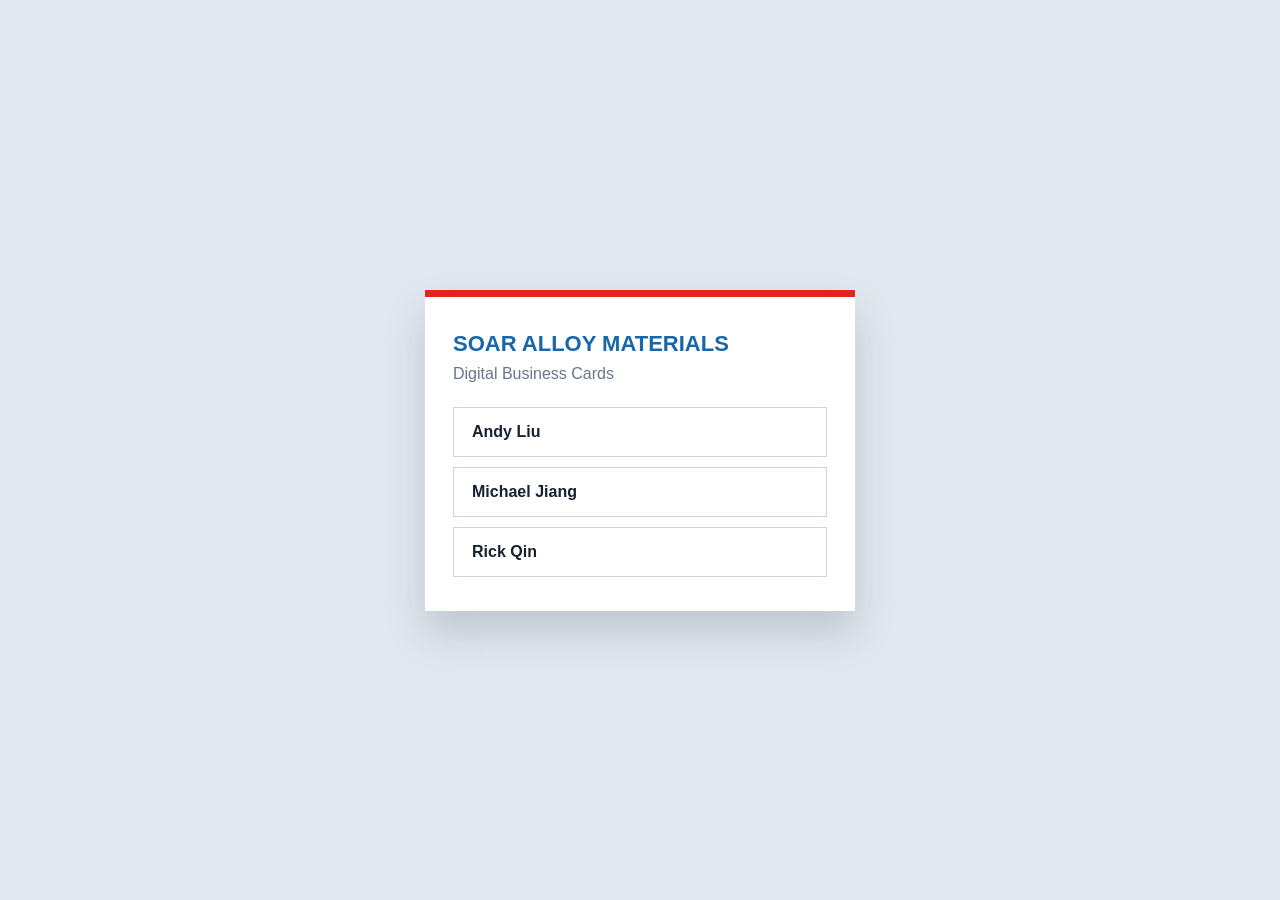
<file: index.html>
<!doctype html>
<html lang="en">
<head>
  <meta charset="utf-8">
  <meta name="viewport" content="width=device-width,initial-scale=1">
  <title>SOAR Alloy Materials · Digital Business Cards</title>
  <style>
    *{box-sizing:border-box}body{margin:0;min-height:100vh;display:grid;place-items:center;background:#e2e8ef;font-family:Arial,"Microsoft YaHei",sans-serif;color:#172130}.panel{width:min(430px,calc(100vw - 32px));background:#fff;padding:34px 28px;box-shadow:0 22px 38px rgba(30,45,62,.18);border-top:7px solid #e22419}h1{margin:0;color:#1767aa;font-size:22px}p{margin:8px 0 24px;color:#66768b}nav{display:grid;gap:10px}a{display:block;padding:15px 18px;border:1px solid #cbd5df;color:#172130;text-decoration:none;font-weight:700}a:hover{border-color:#1767aa;color:#1767aa}
  </style>
</head>
<body>
  <main class="panel">
    <h1>SOAR ALLOY MATERIALS</h1>
    <p>Digital Business Cards</p>
    <nav aria-label="Business cards">
      <a href="andy/">Andy Liu</a>
      <a href="michael/">Michael Jiang</a>
      <a href="rick/">Rick Qin</a>
    </nav>
  </main>
</body>
</html>
</file>
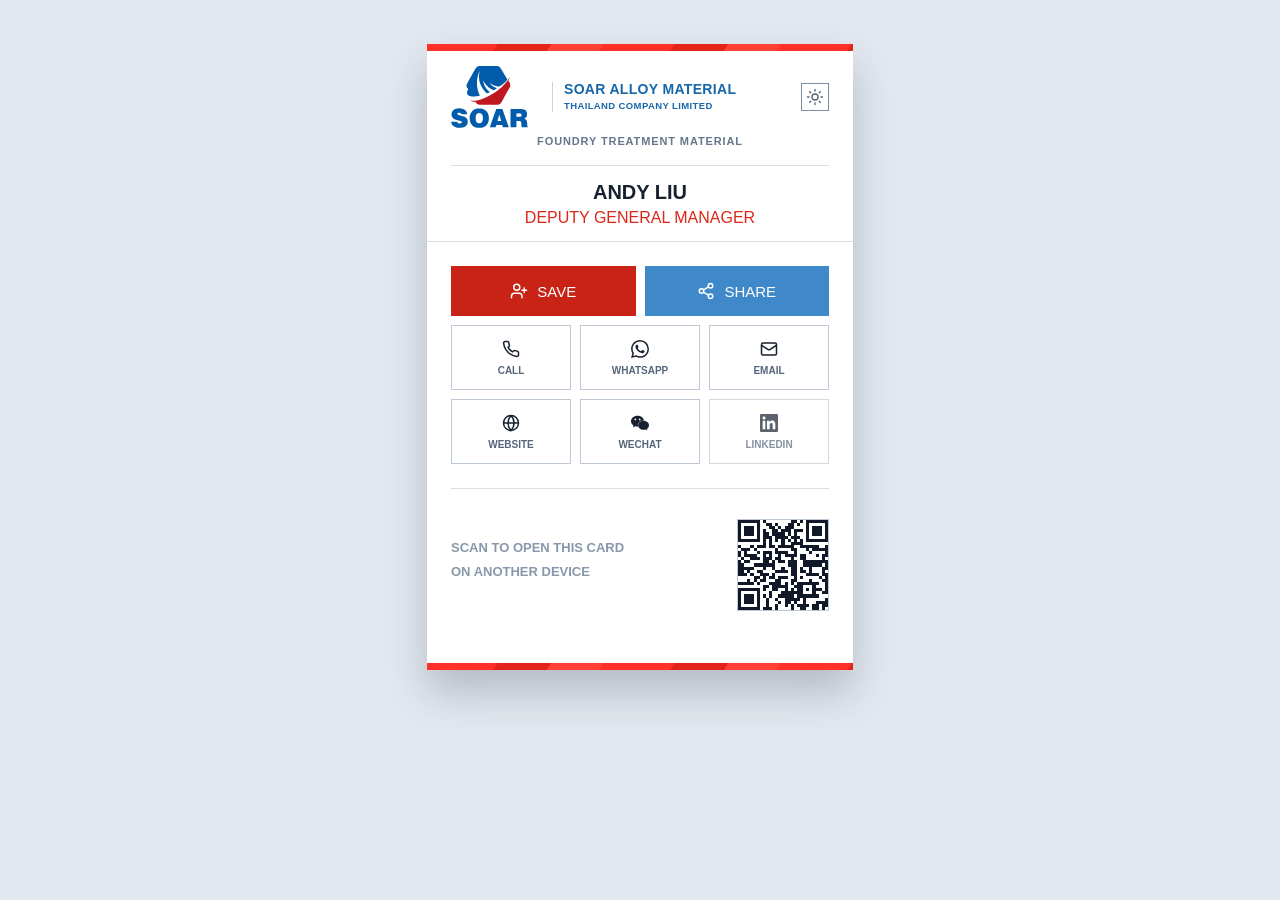
<file: andy/index.html>
<!doctype html><html lang="en"><head><meta charset="utf-8"><meta name="viewport" content="width=device-width,initial-scale=1"><title>ANDY LIU · SOAR Alloy Material</title><style>*{box-sizing:border-box}body{margin:0;background:#e2e8ef;font-family:Arial,"Microsoft YaHei",sans-serif;color:#172130}.page{min-height:100vh;display:grid;place-items:start center;padding:44px 16px}.card{width:min(426px,calc(100vw - 24px));min-height:626px;position:relative;overflow:hidden;background:#fff;box-shadow:0 22px 38px rgba(30,45,62,.23)}.pattern{height:7px;background:repeating-linear-gradient(125deg,#ff3026 0 58px,#e22419 58px 102px,#ff4135 102px 145px)}header{min-height:78px;padding:15px 24px 5px;display:flex;align-items:center;justify-content:space-between}.brand{display:flex;align-items:center;gap:11px}.brand img{width:90px;height:62px;object-fit:contain;object-position:left center}.brandName{color:#1767aa;letter-spacing:.02em;border-left:1px solid #cbd5df;padding-left:11px}.brandName strong,.brandName span{display:block;white-space:nowrap}.brandName strong{font-size:14px;line-height:1.05;font-weight:800}.brandName span{margin-top:4px;font-size:9.5px;line-height:1.1;font-weight:700;letter-spacing:.04em}.theme{width:28px;height:28px;padding:0;background:#fff;border:1px solid #7f8da0;color:#52647a;font-size:16px}.categories{margin:2px 24px 18px;text-align:center;font-size:11px;font-weight:700;letter-spacing:.08em;color:#66768b}.rule{height:1px;background:#d8dee6;margin:0 24px}.person{min-height:76px;padding:16px 20px 14px;text-align:center;border-bottom:1px solid #d8dee6}.person h1{margin:0;font-size:20px;line-height:1.08}.person p{margin:5px 0 0;color:#dc271b;font-size:16px;line-height:1.15;text-transform:uppercase}.actions{display:grid;grid-template-columns:1fr 1fr;gap:9px;padding:24px 24px 9px}.actions button{height:50px;border:0;color:#fff;font-size:15px;display:flex;align-items:center;justify-content:center;gap:9px}.actions svg{width:18px;height:18px}.save{background:#c82316}.share{background:#3f88c9}.grid{display:grid;grid-template-columns:repeat(3,1fr);gap:9px;padding:0 24px 24px}.grid a,.grid button,.disabled{height:65px;border:1px solid #bfc9d5;background:#fff;color:#56657a;display:flex;flex-direction:column;align-items:center;justify-content:center;gap:7px;text-decoration:none;font-size:10px;font-weight:700;padding:0}.grid button{cursor:pointer}.grid svg{width:18px;height:18px;color:#172130}.disabled{opacity:.7;cursor:default}.scan{min-height:146px;padding:23px 24px 18px;display:flex;align-items:center;justify-content:space-between;gap:20px}.scan p{margin:0 0 9px;color:#8997aa;font-size:13px;line-height:1.15;font-weight:700}.qr{width:92px;height:92px;padding:0;border:1px solid #bdc8d4;background:#fff;position:relative;overflow:hidden}.qr:before,.qr:after{content:"";position:absolute;width:12px;height:12px}.qr:before{left:-3px;top:-3px;border-left:2px solid #ff2a1f;border-top:2px solid #ff2a1f}.qr:after{right:-3px;bottom:-3px;border-right:2px solid #ff2a1f;border-bottom:2px solid #ff2a1f}.qr img{width:100%;height:100%;display:block;image-rendering:pixelated}.bottom{position:absolute;bottom:0;left:0;right:0}@media(max-width:480px){.page{padding:14px 8px}.card{width:min(100%,400px)}.scan p{font-size:12px}}body,.card,.theme,.categories,.rule,.person,.grid a,.grid button,.disabled,.scan p{transition:background-color .2s ease,color .2s ease,border-color .2s ease}body.dark{background:#101820;color:#e7eef7}body.dark .card{background:#18232f;box-shadow:0 22px 38px rgba(0,0,0,.42)}body.dark .theme{background:#233241;border-color:#6f849b;color:#e7eef7}body.dark .brandName{border-color:#53677c}body.dark .brandName,body.dark .categories,body.dark .scan p{color:#b9c8d7}body.dark .rule,body.dark .person{border-color:#405366}body.dark .rule{background:#405366}body.dark .person h1{color:#f5f8fc}body.dark .grid a,body.dark .grid button,body.dark .disabled{background:#233241;border-color:#53677c;color:#d7e2ed}body.dark .grid svg{color:#f5f8fc}body.dark .disabled{opacity:.55}.theme{display:inline-flex;align-items:center;justify-content:center;flex-shrink:0;cursor:pointer}.theme svg{width:18px;height:18px;display:block}.theme .theme-moon,body.dark .theme .theme-sun{display:none}body.dark .theme .theme-moon{display:block}</style></head><body><main class="page"><article class="card"><div class="pattern"></div><header><div class="brand"><img src="[data-uri]" alt="SOAR"><div class="brandName"><strong>SOAR ALLOY MATERIAL</strong><span>THAILAND COMPANY LIMITED</span></div></div><button class="theme" type="button" aria-label="Switch to dark mode" title="Switch to dark mode" onclick="const dark=document.body.classList.toggle('dark');this.setAttribute('aria-label',dark?'Switch to light mode':'Switch to dark mode');this.title=this.getAttribute('aria-label')"><svg class="theme-sun" viewBox="0 0 24 24" fill="none" stroke="currentColor" stroke-width="1.8" stroke-linecap="round" aria-hidden="true"><circle cx="12" cy="12" r="4"/><path d="M12 2v2m0 16v2M2 12h2m16 0h2M4.93 4.93l1.42 1.42m11.3 11.3 1.42 1.42M4.93 19.07l1.42-1.42m11.3-11.3 1.42-1.42"/></svg><svg class="theme-moon" viewBox="0 0 24 24" fill="none" stroke="currentColor" stroke-width="1.8" stroke-linecap="round" stroke-linejoin="round" aria-hidden="true"><path d="M20.9 13A9 9 0 0 1 11 3.1 9 9 0 1 0 20.9 13Z"/></svg></button></header><p class="categories">FOUNDRY TREATMENT MATERIAL</p><div class="rule"></div><section class="person"><h1>ANDY LIU</h1><p>Deputy General Manager</p></section><section class="actions"><button class="save" onclick="saveContact()"><svg viewBox="0 0 24 24" fill="none" stroke="currentColor" stroke-width="2" stroke-linecap="round"><path d="M16 21v-2a4 4 0 0 0-4-4H6a4 4 0 0 0-4 4v2"/><circle cx="9" cy="7" r="4"/><path d="M19 8v6M22 11h-6"/></svg><span>SAVE</span></button><button class="share" onclick="shareCard()"><svg viewBox="0 0 24 24" fill="none" stroke="currentColor" stroke-width="2"><circle cx="18" cy="5" r="3"/><circle cx="6" cy="12" r="3"/><circle cx="18" cy="19" r="3"/><path d="m8.59 13.51 6.83 3.98M15.41 6.51 8.59 10.49"/></svg><span>SHARE</span></button></section><section class="grid"><a href="tel:+66630457300"><svg viewBox="0 0 24 24" fill="none" stroke="currentColor" stroke-width="2" stroke-linecap="round"><path d="M22 16.92v3a2 2 0 0 1-2.18 2 19.79 19.79 0 0 1-8.63-3.07 19.5 19.5 0 0 1-6-6 19.79 19.79 0 0 1-3.07-8.67A2 2 0 0 1 4.11 2h3a2 2 0 0 1 2 1.72 12.84 12.84 0 0 0 .7 2.81 2 2 0 0 1-.45 2.11L8.09 9.91a16 16 0 0 0 6 6l1.27-1.27a2 2 0 0 1 2.11-.45 12.84 12.84 0 0 0 2.81.7A2 2 0 0 1 22 16.92z"/></svg><span>CALL</span></a><a href="https://wa.me/66630457300"><svg viewBox="0 0 24 24" fill="currentColor"><path d="M17.472 14.382c-.297-.149-1.758-.867-2.03-.967-.273-.099-.471-.148-.67.15-.197.297-.767.966-.94 1.164-.173.199-.347.223-.644.075-.297-.15-1.255-.463-2.39-1.475-.883-.788-1.48-1.761-1.653-2.059-.173-.297-.018-.458.13-.606.134-.133.298-.347.446-.52.149-.174.198-.298.298-.497.099-.198.05-.371-.025-.52-.075-.149-.669-1.612-.916-2.207-.242-.579-.487-.5-.669-.51-.173-.008-.371-.01-.57-.01-.198 0-.52.074-.792.372-.272.297-1.04 1.016-1.04 2.479 0 1.462 1.065 2.875 1.213 3.074.149.198 2.096 3.2 5.077 4.487.709.306 1.262.489 1.694.625.712.227 1.36.195 1.871.118.571-.085 1.758-.719 2.006-1.413.248-.694.248-1.289.173-1.413-.074-.124-.272-.198-.57-.347m-5.421 7.403h-.004a9.87 9.87 0 0 1-5.031-1.378l-.361-.214-3.741.982.998-3.648-.235-.374a9.86 9.86 0 0 1-1.51-5.26c.001-5.45 4.436-9.884 9.888-9.884 2.64 0 5.122 1.03 6.988 2.898a9.825 9.825 0 0 1 2.893 6.994c-.003 5.45-4.437 9.884-9.885 9.884m8.413-18.297A11.815 11.815 0 0 0 12.05 0C5.495 0 .16 5.335.157 11.892c0 2.096.547 4.142 1.588 5.945L.057 24l6.305-1.654a11.882 11.882 0 0 0 5.683 1.448h.005c6.554 0 11.89-5.335 11.893-11.893a11.821 11.821 0 0 0-3.48-8.413Z"/></svg><span>WHATSAPP</span></a><a href="mailto:soar.alloy1010@gmail.com"><svg viewBox="0 0 24 24" fill="none" stroke="currentColor" stroke-width="2"><rect width="20" height="16" x="2" y="4" rx="2"/><path d="m22 7-8.97 5.7a1.94 1.94 0 0 1-2.06 0L2 7"/></svg><span>EMAIL</span></a><a href="https://www.soaralloy.com"><svg viewBox="0 0 24 24" fill="none" stroke="currentColor" stroke-width="2"><circle cx="12" cy="12" r="10"/><path d="M12 2a14.5 14.5 0 0 0 0 20 14.5 14.5 0 0 0 0-20M2 12h20"/></svg><span>WEBSITE</span></a><button onclick="navigator.clipboard.writeText('andyliu864').then(()=>alert('WeChat ID copied: andyliu864'))"><svg viewBox="0 0 24 24" fill="currentColor"><path d="M8.691 2.188C3.891 2.188 0 5.476 0 9.53c0 2.212 1.17 4.203 3.002 5.55a.59.59 0 0 1 .213.665l-.39 1.48c-.019.07-.048.141-.048.213 0 .163.13.295.29.295a.326.326 0 0 0 .167-.054l1.903-1.114a.864.864 0 0 1 .717-.098 10.16 10.16 0 0 0 2.837.403c.276 0 .543-.027.811-.05-.857-2.578.157-4.972 1.932-6.446 1.703-1.415 3.882-1.98 5.853-1.838-.576-3.583-4.196-6.348-8.596-6.348zM5.785 5.991c.642 0 1.162.529 1.162 1.18a1.17 1.17 0 0 1-1.162 1.178A1.17 1.17 0 0 1 4.623 7.17c0-.651.52-1.18 1.162-1.18zm5.813 0c.642 0 1.162.529 1.162 1.18a1.17 1.17 0 0 1-1.162 1.178A1.17 1.17 0 0 1 10.436 7.17c0-.651.52-1.18 1.162-1.18zm5.34 2.867c-1.797-.052-3.746.512-5.28 1.786-1.72 1.428-2.687 3.72-1.78 6.22.942 2.453 3.666 4.229 6.884 4.229.826 0 1.622-.12 2.361-.336a.722.722 0 0 1 .598.082l1.584.926a.272.272 0 0 0 .14.047c.134 0 .24-.111.24-.247 0-.06-.023-.12-.038-.177l-.327-1.233a.582.582 0 0 1-.023-.156.49.49 0 0 1 .201-.398C23.024 18.48 24 16.82 24 14.98c0-3.21-2.931-5.837-6.656-6.088v-.002c-.135-.01-.27-.027-.407-.032z"/></svg><span>WECHAT</span></button><span class="disabled"><svg viewBox="0 0 24 24" fill="currentColor"><path d="M20.447 20.452h-3.554v-5.569c0-1.328-.027-3.037-1.852-3.037-1.853 0-2.136 1.445-2.136 2.939v5.667H9.351V9h3.414v1.561h.046c.477-.9 1.637-1.85 3.37-1.85 3.601 0 4.267 2.37 4.267 5.455v6.286zM5.337 7.433c-1.144 0-2.063-.926-2.063-2.065 0-1.138.92-2.063 2.063-2.063 1.14 0 2.064.925 2.064 2.063 0 1.139-.925 2.065-2.064 2.065zm1.782 13.019H3.555V9h3.564v11.452zM22.225 0H1.771C.792 0 0 .774 0 1.729v20.542C0 23.227.792 24 1.771 24h20.451C23.2 24 24 23.227 24 22.271V1.729C24 .774 23.2 0 22.225 0z"/></svg><span>LINKEDIN</span></span></section><div class="rule"></div><section class="scan"><div><p>SCAN TO OPEN THIS CARD</p><p>ON ANOTHER DEVICE</p></div><div class="qr"><img src="[data-uri]" alt="QR"></div></section><div class="pattern bottom"></div></article></main><script>function shareCard(){navigator.share?navigator.share({title:'ANDY LIU',url:'https://card.soaralloy.com/andy/'}):navigator.clipboard.writeText('https://card.soaralloy.com/andy/').then(()=>alert('Card link copied'))}function saveContact(){const v='BEGIN:VCARD\nVERSION:3.0\nN:Liu;Andy;;;\nFN:ANDY LIU\nORG:Soar Alloy Material Thailand Company Limited\nTITLE:Deputy General Manager\nTEL;TYPE=CELL:+66630457300\nEMAIL;TYPE=WORK:soar.alloy1010@gmail.com\nURL:https://card.soaralloy.com/andy/\nNOTE:WeChat andyliu864\nEND:VCARD';const a=document.createElement('a');a.href=URL.createObjectURL(new Blob([v],{type:'text/vcard'}));a.download='Andy-Liu.vcf';a.click()}</script></body></html>
</file>
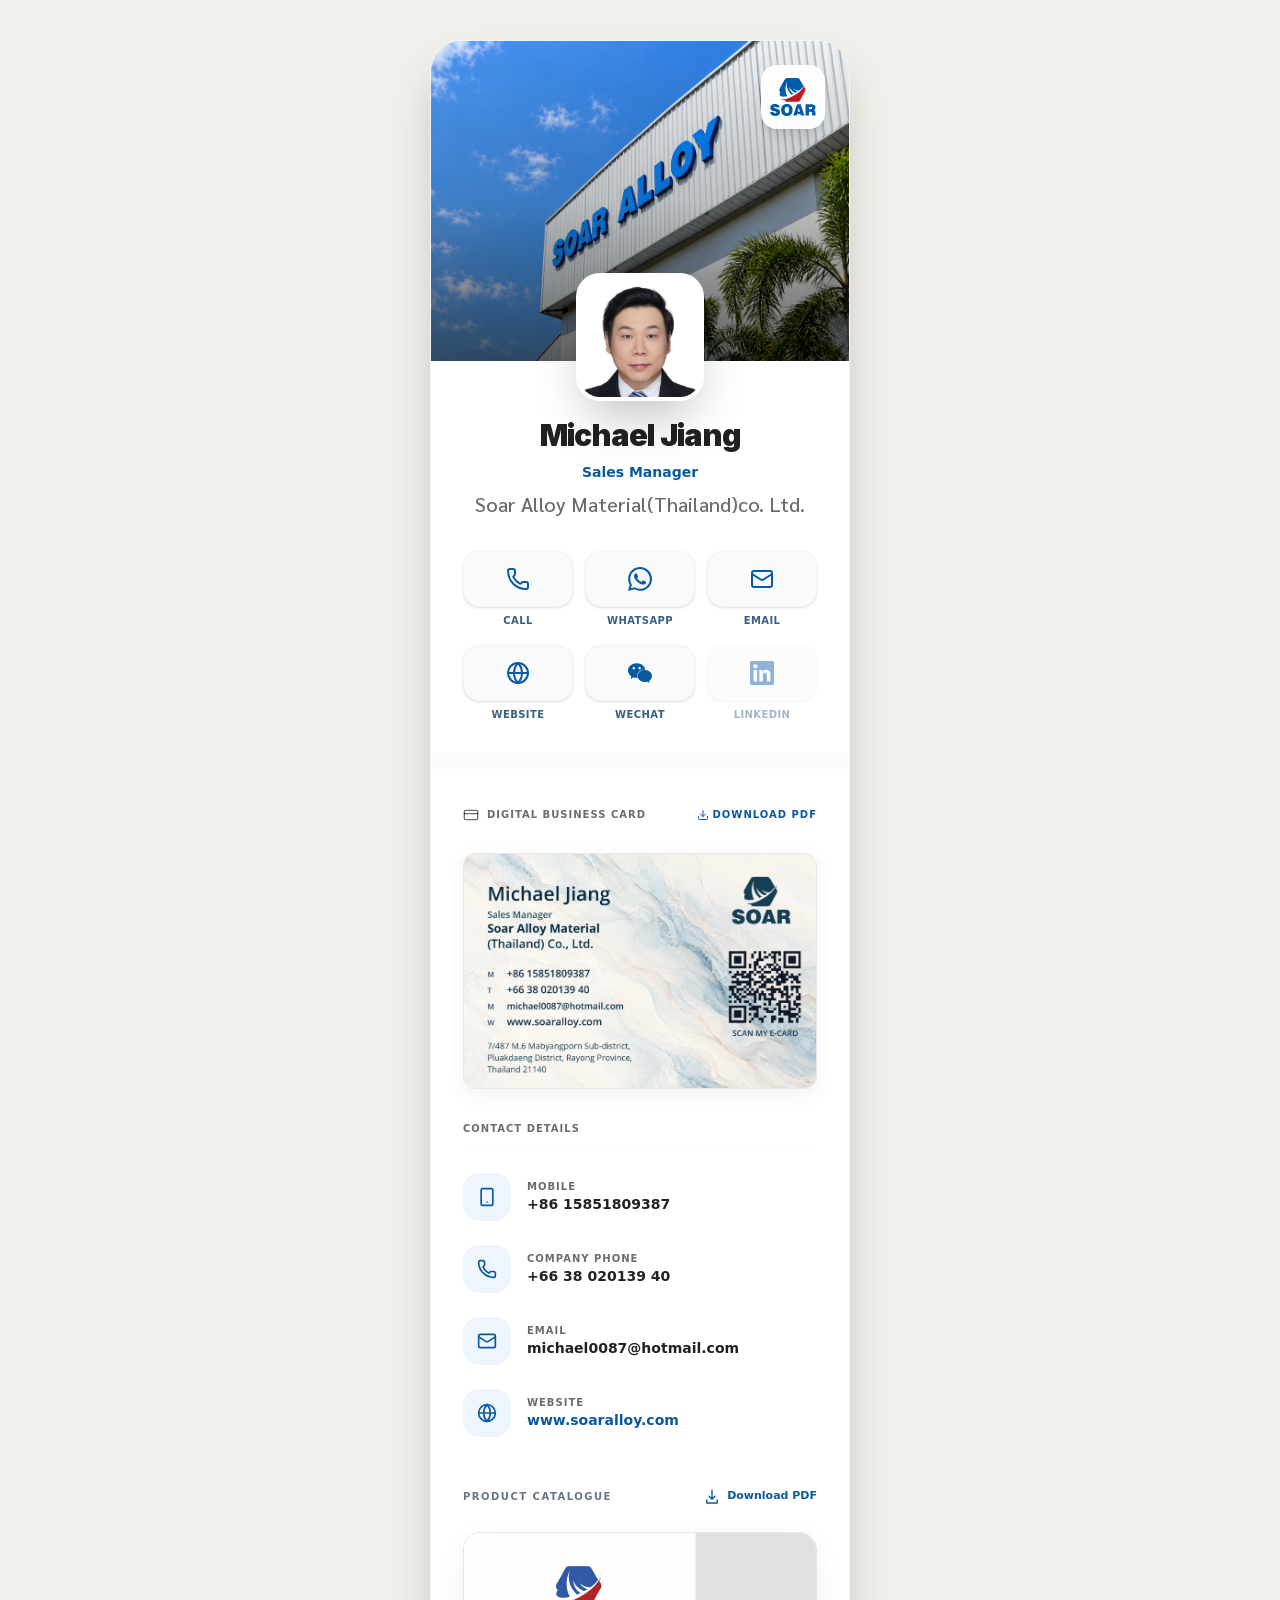
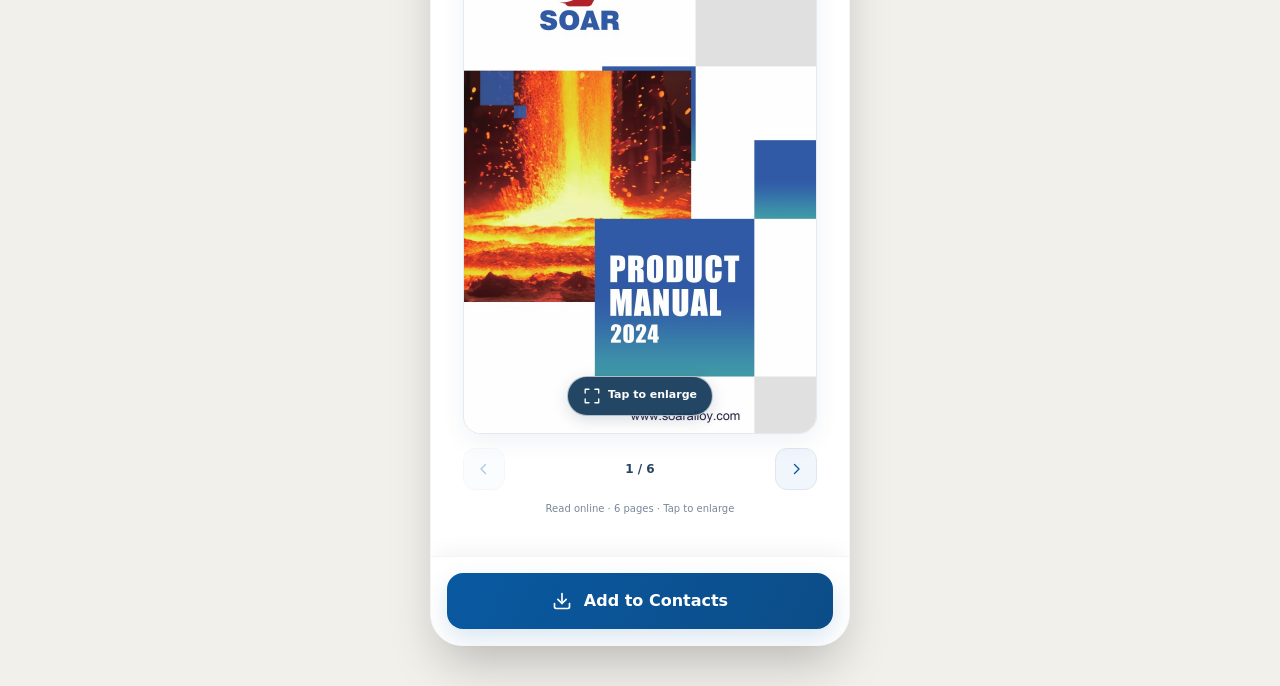
<file: michael/index.html>
<!DOCTYPE html><html lang="en"><head><meta charset="utf-8"><meta name="viewport" content="width=device-width, initial-scale=1"><meta name="theme-color" content="#0959a1"><title>Michael Jiang | SOAR Digital Business Card</title><meta name="description" content="Michael Jiang's digital business card for Soar Alloy Material(Thailand)co. Ltd., with contact details and downloadable contact information."><link rel="icon" href="../rick/assets/soar-logo.svg"><link rel="canonical" href="https://card.soaralloy.com/michael/"><link rel="stylesheet" href="../rick/assets/reference.css"><link rel="stylesheet" href="../rick/styles.css?v=mineral-20261024"><script src="app.js?v=transparent-qr-20261106" defer></script><link rel="stylesheet" href="../rick/brochure.css?v=drag-20261028"><script src="brochure.js?v=drag-20261028" defer></script></head><body class="inter_5901b7c6-module__ec5Qua__variable sarabun_bc61db13-module__c1mezG__variable font-sans bg-[#f2f0eb] text-[rgba(0,0,0,0.87)] antialiased"><div hidden=""><!--$--><!--/$--></div><main id="main-content" class="min-h-screen bg-canvas font-sans selection:bg-accent selection:text-white pb-20 md:py-10 md:px-4"><div id="profile-page" class="max-w-[420px] mx-auto bg-white min-h-screen md:min-h-[auto] md:rounded-[32px] shadow-2xl overflow-hidden relative border border-gray-100"><div class="relative h-80 bg-gray-200"><div class="absolute inset-0 overflow-hidden"><img src="../rick/assets/soar-factory.png" class="factory-photo" alt="SOAR Alloy factory"/><div class="absolute inset-0 bg-gradient-to-t from-black/60 via-black/20 to-transparent"></div></div><div class="absolute p-6 z-10 top-0 right-0"><div class="soar-header-logo w-16 h-16 rounded-2xl flex items-center justify-center p-2 shadow-lg"><img src="../rick/assets/soar-logo.svg" class="w-full h-full object-contain" alt="SOAR logo"/></div></div><div class="absolute bottom-[-40px] left-1/2 -translate-x-1/2 z-20"><div class="w-32 h-32 bg-white border-4 border-white shadow-2xl overflow-hidden rounded-3xl"><img src="assets/michael-portrait.jpg" class="w-full h-full object-cover object-top" alt="Michael Jiang portrait"/></div></div></div><div class="pt-14 px-8 pb-8 text-center"><h1 class="font-black text-text-main tracking-tight leading-tight" style="font-family:Inter;font-size:30px;word-break:break-word">Michael Jiang</h1><p class="profile-role">Sales Manager</p><h2 class="font-medium text-text-soft mt-1 font-sarabun" style="font-size:20px;word-break:break-word">Soar Alloy Material(Thailand)co. Ltd.</h2><p class="mt-4 text-attg font-bold uppercase text-xs tracking-[0.2em]"></p><p class="text-[10px] text-text-soft uppercase font-bold mt-1 whitespace-pre-line"></p><nav id="contact-actions" class="contact-actions" aria-label="Contact Michael Jiang"><a class="contact-action" href="tel:+8615851809387"><span class="contact-action-icon h-14 bg-gray-50 rounded-2xl flex items-center justify-center border border-gray-100 shadow-sm"><svg xmlns="http://www.w3.org/2000/svg" width="24" height="24" viewBox="0 0 24 24" fill="none" stroke="currentColor" stroke-width="2" stroke-linecap="round" stroke-linejoin="round" class="lucide lucide-phone w-6 h-6 text-attg" aria-hidden="true"><path d="M13.832 16.568a1 1 0 0 0 1.213-.303l.355-.465A2 2 0 0 1 17 15h3a2 2 0 0 1 2 2v3a2 2 0 0 1-2 2A18 18 0 0 1 2 4a2 2 0 0 1 2-2h3a2 2 0 0 1 2 2v3a2 2 0 0 1-.8 1.6l-.468.351a1 1 0 0 0-.292 1.233 14 14 0 0 0 6.392 6.384"></path></svg></span><span class="contact-action-label">CALL</span></a><a class="contact-action" href="https://wa.me/8615851809387" target="_blank" rel="noopener noreferrer"><span class="contact-action-icon h-14 bg-gray-50 rounded-2xl flex items-center justify-center border border-gray-100 shadow-sm"><svg aria-hidden="true" viewBox="0 0 24 24" fill="currentColor"><path d="M17.472 14.382c-.297-.149-1.758-.867-2.03-.967-.273-.099-.471-.148-.67.15-.197.297-.767.966-.94 1.164-.173.199-.347.223-.644.075-.297-.15-1.255-.463-2.39-1.475-.883-.788-1.48-1.761-1.653-2.059-.173-.297-.018-.458.13-.606.134-.133.298-.347.446-.52.149-.174.198-.298.298-.497.099-.198.05-.371-.025-.52-.075-.149-.669-1.612-.916-2.207-.242-.579-.487-.5-.669-.51-.173-.008-.371-.01-.57-.01-.198 0-.52.074-.792.372-.272.297-1.04 1.016-1.04 2.479 0 1.462 1.065 2.875 1.213 3.074.149.198 2.096 3.2 5.077 4.487.709.306 1.262.489 1.694.625.712.227 1.36.195 1.871.118.571-.085 1.758-.719 2.006-1.413.248-.694.248-1.289.173-1.413-.074-.124-.272-.198-.57-.347m-5.421 7.403h-.004a9.87 9.87 0 0 1-5.031-1.378l-.361-.214-3.741.982.998-3.648-.235-.374a9.86 9.86 0 0 1-1.51-5.26c.001-5.45 4.436-9.884 9.888-9.884 2.64 0 5.122 1.03 6.988 2.898a9.825 9.825 0 0 1 2.893 6.994c-.003 5.45-4.437 9.884-9.885 9.884m8.413-18.297A11.815 11.815 0 0 0 12.05 0C5.495 0 .16 5.335.157 11.892c0 2.096.547 4.142 1.588 5.945L.057 24l6.305-1.654a11.882 11.882 0 0 0 5.683 1.448h.005c6.554 0 11.89-5.335 11.893-11.893a11.821 11.821 0 0 0-3.48-8.413Z"/></svg></span><span class="contact-action-label">WHATSAPP</span></a><a class="contact-action" href="mailto:michael0087@hotmail.com"><span class="contact-action-icon h-14 bg-gray-50 rounded-2xl flex items-center justify-center border border-gray-100 shadow-sm"><svg xmlns="http://www.w3.org/2000/svg" width="24" height="24" viewBox="0 0 24 24" fill="none" stroke="currentColor" stroke-width="2" stroke-linecap="round" stroke-linejoin="round" class="lucide lucide-mail w-6 h-6 text-attg" aria-hidden="true"><path d="m22 7-8.991 5.727a2 2 0 0 1-2.009 0L2 7"></path><rect x="2" y="4" width="20" height="16" rx="2"></rect></svg></span><span class="contact-action-label">EMAIL</span></a><a class="contact-action" href="https://www.soaralloy.com" target="_blank" rel="noopener noreferrer"><span class="contact-action-icon h-14 bg-gray-50 rounded-2xl flex items-center justify-center border border-gray-100 shadow-sm"><svg aria-hidden="true" viewBox="0 0 24 24" fill="none" stroke="currentColor" stroke-width="2"><circle cx="12" cy="12" r="10"/><path d="M12 2a14.5 14.5 0 0 0 0 20 14.5 14.5 0 0 0 0-20M2 12h20"/></svg></span><span class="contact-action-label">WEBSITE</span></a><button id="wechat-action" class="contact-action" type="button" data-wechat-id="michael0087" aria-label="Copy WeChat ID"><span class="contact-action-icon h-14 bg-gray-50 rounded-2xl flex items-center justify-center border border-gray-100 shadow-sm"><svg aria-hidden="true" viewBox="0 0 24 24" fill="currentColor"><path d="M8.691 2.188C3.891 2.188 0 5.476 0 9.53c0 2.212 1.17 4.203 3.002 5.55a.59.59 0 0 1 .213.665l-.39 1.48c-.019.07-.048.141-.048.213 0 .163.13.295.29.295a.326.326 0 0 0 .167-.054l1.903-1.114a.864.864 0 0 1 .717-.098 10.16 10.16 0 0 0 2.837.403c.276 0 .543-.027.811-.05-.857-2.578.157-4.972 1.932-6.446 1.703-1.415 3.882-1.98 5.853-1.838-.576-3.583-4.196-6.348-8.596-6.348zM5.785 5.991c.642 0 1.162.529 1.162 1.18a1.17 1.17 0 0 1-1.162 1.178A1.17 1.17 0 0 1 4.623 7.17c0-.651.52-1.18 1.162-1.18zm5.813 0c.642 0 1.162.529 1.162 1.18a1.17 1.17 0 0 1-1.162 1.178A1.17 1.17 0 0 1 10.436 7.17c0-.651.52-1.18 1.162-1.18zm5.34 2.867c-1.797-.052-3.746.512-5.28 1.786-1.72 1.428-2.687 3.72-1.78 6.22.942 2.453 3.666 4.229 6.884 4.229.826 0 1.622-.12 2.361-.336a.722.722 0 0 1 .598.082l1.584.926a.272.272 0 0 0 .14.047c.134 0 .24-.111.24-.247 0-.06-.023-.12-.038-.177l-.327-1.233a.582.582 0 0 1-.023-.156.49.49 0 0 1 .201-.398C23.024 18.48 24 16.82 24 14.98c0-3.21-2.931-5.837-6.656-6.088v-.002c-.135-.01-.27-.027-.407-.032z"/></svg></span><span class="contact-action-label">WECHAT</span></button><span class="contact-action" aria-disabled="true" style="opacity:.45;cursor:default" title="LinkedIn not provided"><span class="contact-action-icon h-14 bg-gray-50 rounded-2xl flex items-center justify-center border border-gray-100 shadow-sm"><svg aria-hidden="true" viewBox="0 0 24 24" fill="currentColor"><path d="M20.447 20.452h-3.554v-5.569c0-1.328-.027-3.037-1.852-3.037-1.853 0-2.136 1.445-2.136 2.939v5.667H9.351V9h3.414v1.561h.046c.477-.9 1.637-1.85 3.37-1.85 3.601 0 4.267 2.37 4.267 5.455v6.286zM5.337 7.433c-1.144 0-2.063-.926-2.063-2.065 0-1.138.92-2.063 2.063-2.063 1.14 0 2.064.925 2.064 2.063 0 1.139-.925 2.065-2.064 2.065zm1.782 13.019H3.555V9h3.564v11.452zM22.225 0H1.771C.792 0 0 .774 0 1.729v20.542C0 23.227.792 24 1.771 24h20.451C23.2 24 24 23.227 24 22.271V1.729C24 .774 23.2 0 22.225 0z"/></svg></span><span class="contact-action-label">LINKEDIN</span></span></nav><p id="wechat-help" class="wechat-help" hidden>WeChat ID: <strong>michael0087</strong><br><span>Select the ID above to copy it.</span></p></div><div class="h-4 bg-gray-50 w-full"></div><section id="business-card-section" class="p-8"><div class="flex justify-between items-center mb-6"><h3 class="text-[10px] font-bold text-text-soft uppercase tracking-widest flex items-center gap-2"><svg xmlns="http://www.w3.org/2000/svg" width="24" height="24" viewBox="0 0 24 24" fill="none" stroke="currentColor" stroke-width="2" stroke-linecap="round" stroke-linejoin="round" class="lucide lucide-credit-card w-4 h-4" aria-hidden="true"><rect width="20" height="14" x="2" y="5" rx="2"></rect><line x1="2" x2="22" y1="10" y2="10"></line></svg> Digital Business Card</h3><button id="download-card" type="button" class="text-[10px] font-bold text-attg uppercase tracking-widest flex items-center gap-1 hover:underline"><svg xmlns="http://www.w3.org/2000/svg" width="24" height="24" viewBox="0 0 24 24" fill="none" stroke="currentColor" stroke-width="2" stroke-linecap="round" stroke-linejoin="round" class="lucide lucide-download w-3 h-3" aria-hidden="true"><path d="M12 15V3"></path><path d="M21 15v4a2 2 0 0 1-2 2H5a2 2 0 0 1-2-2v-4"></path><path d="m7 10 5 5 5-5"></path></svg> <!-- -->Download PDF</button></div><div id="interactive-card" role="button" tabindex="0" aria-label="Download the business card as PDF. Move the pointer or use arrow keys to tilt." class="relative group cursor-pointer shadow-2xl border border-gray-100 mx-auto overflow-hidden" style="width:100%;aspect-ratio:3 / 2;border-radius:12px;transform-style:preserve-3d;perspective:1000px"><img id="card-artwork" src="assets/michael-card.png?v=transparent-qr-20261106" width="1531" height="1021" alt="Michael Jiang, Sales Manager at Soar Alloy Material (Thailand) Co., Ltd. M (mobile) +86 15851809387; T (telephone) +66 38 020139 40; M (mail) michael0087@hotmail.com; W (web) www.soaralloy.com. 7/487 M.6 Mabyangporn Sub-district, Pluakdaeng District, Rayong Province, Thailand 21140. SOAR logo and QR code labeled SCAN MY E-CARD, linking to this digital business card." draggable="false"/><div id="card-sheen" class="absolute inset-0 pointer-events-none"></div><div class="absolute inset-0 bg-black/5 opacity-0 group-hover:opacity-100 transition-opacity flex items-center justify-center"><div class="bg-white/90 backdrop-blur-sm px-4 py-2 rounded-full shadow-lg flex items-center gap-2"><svg xmlns="http://www.w3.org/2000/svg" width="24" height="24" viewBox="0 0 24 24" fill="none" stroke="currentColor" stroke-width="2" stroke-linecap="round" stroke-linejoin="round" class="lucide lucide-download w-4 h-4 text-attg" aria-hidden="true"><path d="M12 15V3"></path><path d="M21 15v4a2 2 0 0 1-2 2H5a2 2 0 0 1-2-2v-4"></path><path d="m7 10 5 5 5-5"></path></svg><span class="text-xs font-bold text-text-main uppercase tracking-widest">Download</span></div></div></div><button id="motion-enable" type="button" hidden>Enable motion</button></section><div class="px-8 pb-32 space-y-6"><h3 class="text-[10px] font-bold text-text-soft uppercase tracking-widest border-b border-gray-50 pb-3">Contact Details</h3><div class="grid grid-cols-1 gap-6"><a href="tel:+8615851809387" class="flex items-center gap-4 group cursor-pointer hover:opacity-90 transition-opacity block w-full"><div class="w-12 h-12 rounded-2xl bg-green-50 flex items-center justify-center text-attg group-hover:bg-attg group-hover:text-white transition-all"><svg xmlns="http://www.w3.org/2000/svg" width="24" height="24" viewBox="0 0 24 24" fill="none" stroke="currentColor" stroke-width="2" stroke-linecap="round" stroke-linejoin="round" class="lucide lucide-smartphone w-5 h-5" aria-hidden="true"><rect width="14" height="20" x="5" y="2" rx="2" ry="2"></rect><path d="M12 18h.01"></path></svg></div><div><p class="text-[10px] font-bold text-text-soft uppercase tracking-widest">Mobile</p><p class="text-sm font-bold text-text-main block">+86 15851809387</p></div></a><a href="tel:+6638020139" class="flex items-center gap-4 group cursor-pointer hover:opacity-90 transition-opacity block w-full"><div class="w-12 h-12 rounded-2xl bg-green-50 flex items-center justify-center text-attg group-hover:bg-attg group-hover:text-white transition-all"><svg xmlns="http://www.w3.org/2000/svg" width="24" height="24" viewBox="0 0 24 24" fill="none" stroke="currentColor" stroke-width="2" stroke-linecap="round" stroke-linejoin="round" class="lucide lucide-phone w-5 h-5" aria-hidden="true"><path d="M13.832 16.568a1 1 0 0 0 1.213-.303l.355-.465A2 2 0 0 1 17 15h3a2 2 0 0 1 2 2v3a2 2 0 0 1-2 2A18 18 0 0 1 2 4a2 2 0 0 1 2-2h3a2 2 0 0 1 2 2v3a2 2 0 0 1-.8 1.6l-.468.351a1 1 0 0 0-.292 1.233 14 14 0 0 0 6.392 6.384"></path></svg></div><div><p class="text-[10px] font-bold text-text-soft uppercase tracking-widest">Company Phone</p><p class="text-sm font-bold text-text-main block">+66 38 020139 40</p></div></a><a href="mailto:michael0087@hotmail.com" class="flex items-center gap-4 group cursor-pointer hover:opacity-90 transition-opacity block w-full"><div class="w-12 h-12 rounded-2xl bg-green-50 flex items-center justify-center text-attg group-hover:bg-attg group-hover:text-white transition-all"><svg xmlns="http://www.w3.org/2000/svg" width="24" height="24" viewBox="0 0 24 24" fill="none" stroke="currentColor" stroke-width="2" stroke-linecap="round" stroke-linejoin="round" class="lucide lucide-mail w-5 h-5" aria-hidden="true"><path d="m22 7-8.991 5.727a2 2 0 0 1-2.009 0L2 7"></path><rect x="2" y="4" width="20" height="16" rx="2"></rect></svg></div><div><p class="text-[10px] font-bold text-text-soft uppercase tracking-widest">Email</p><p class="text-sm font-bold text-text-main break-all block">michael0087@hotmail.com</p></div></a><a href="https://www.soaralloy.com" target="_blank" rel="noopener noreferrer" class="flex items-center gap-4 group cursor-pointer hover:opacity-90 transition-opacity block w-full"><div class="w-12 h-12 rounded-2xl bg-green-50 flex items-center justify-center text-attg group-hover:bg-attg group-hover:text-white transition-all"><svg xmlns="http://www.w3.org/2000/svg" width="24" height="24" viewBox="0 0 24 24" fill="none" stroke="currentColor" stroke-width="2" stroke-linecap="round" stroke-linejoin="round" class="lucide lucide-globe w-5 h-5" aria-hidden="true"><circle cx="12" cy="12" r="10"></circle><path d="M12 2a14.5 14.5 0 0 0 0 20 14.5 14.5 0 0 0 0-20"></path><path d="M2 12h20"></path></svg></div><div><p class="text-[10px] font-bold text-text-soft uppercase tracking-widest">Website</p><p class="text-sm font-bold text-attg group-hover:underline">www.soaralloy.com</p></div></a></div><section id="brochure-section" class="brochure-section" aria-labelledby="brochure-heading">
  <div class="brochure-heading"><h3 id="brochure-heading">Product Catalogue</h3><a class="brochure-download" href="../rick/assets/brochure/SOAR-Alloy-Product-Brochure.pdf" download="PRODUCT BROCHURE-SOAR ALLOY.pdf"><svg class="brochure-icon" xmlns="http://www.w3.org/2000/svg" viewBox="0 0 24 24" fill="none" stroke="currentColor" stroke-width="1.8" stroke-linecap="round" stroke-linejoin="round" aria-hidden="true"><path d="M12 3v12m-4-4 4 4 4-4M5 16v4h14v-4"/></svg><span>Download PDF</span></a></div>
  <button id="brochure-preview" class="brochure-preview" type="button" aria-label="Enlarge product catalogue, page 1 of 6" aria-haspopup="dialog" aria-controls="brochure-reader">
    <img id="brochure-thumbnail" src="../rick/assets/brochure/thumb-1.jpg" alt="SOAR Alloy product catalogue, page 1 of 6" width="704" height="1000" loading="eager" decoding="async">
    <span class="brochure-enlarge"><svg class="brochure-icon" xmlns="http://www.w3.org/2000/svg" viewBox="0 0 24 24" fill="none" stroke="currentColor" stroke-width="1.8" stroke-linecap="round" stroke-linejoin="round" aria-hidden="true"><path d="M8 3H3v5m13-5h5v5M3 16v5h5m13-5v5h-5"/></svg>Tap to enlarge</span>
  </button>
  <div class="brochure-pagination"><button class="brochure-nav" type="button" data-brochure-previous aria-label="Previous catalogue page" disabled><svg class="brochure-icon" xmlns="http://www.w3.org/2000/svg" viewBox="0 0 24 24" fill="none" stroke="currentColor" stroke-width="1.8" stroke-linecap="round" stroke-linejoin="round" aria-hidden="true"><path d="m14 6-6 6 6 6"/></svg></button><span id="brochure-page-count" class="brochure-page-count">1 / 6</span><button class="brochure-nav" type="button" data-brochure-next aria-label="Next catalogue page"><svg class="brochure-icon" xmlns="http://www.w3.org/2000/svg" viewBox="0 0 24 24" fill="none" stroke="currentColor" stroke-width="1.8" stroke-linecap="round" stroke-linejoin="round" aria-hidden="true"><path d="m10 6 6 6-6 6"/></svg></button></div>
  <p class="brochure-meta">Read online · 6 pages · Tap to enlarge</p>
</section></div><div class="fixed md:absolute bottom-0 left-0 w-full p-4 bg-white/80 backdrop-blur-lg border-t border-gray-100 shadow-[0_-10px_20px_-5px_rgba(0,0,0,0.05)] z-20"><a href="assets/Michael-SOAR.vcf" download="Michael-SOAR.vcf" class="btn-primary w-full flex items-center justify-center gap-3 py-4 text-base rounded-2xl shadow-xl shadow-attg/20"><svg xmlns="http://www.w3.org/2000/svg" width="24" height="24" viewBox="0 0 24 24" fill="none" stroke="currentColor" stroke-width="2" stroke-linecap="round" stroke-linejoin="round" class="lucide lucide-download w-5 h-5" aria-hidden="true"><path d="M12 15V3"></path><path d="M21 15v4a2 2 0 0 1-2 2H5a2 2 0 0 1-2-2v-4"></path><path d="m7 10 5 5 5-5"></path></svg>Add to Contacts</a></div></div></main><dialog id="brochure-reader" class="brochure-reader" aria-labelledby="brochure-reader-title">
  <header class="brochure-reader-header"><div class="brochure-reader-title"><h2 id="brochure-reader-title">Product Catalogue</h2><p>Click to zoom · Drag to explore · Click again to fit</p></div><a class="brochure-download" href="../rick/assets/brochure/SOAR-Alloy-Product-Brochure.pdf" download="PRODUCT BROCHURE-SOAR ALLOY.pdf"><svg class="brochure-icon" xmlns="http://www.w3.org/2000/svg" viewBox="0 0 24 24" fill="none" stroke="currentColor" stroke-width="1.8" stroke-linecap="round" stroke-linejoin="round" aria-hidden="true"><path d="M12 3v12m-4-4 4 4 4-4M5 16v4h14v-4"/></svg><span>Download PDF</span></a><button id="brochure-close" class="brochure-close" type="button" aria-label="Close catalogue" autofocus><svg class="brochure-icon" xmlns="http://www.w3.org/2000/svg" viewBox="0 0 24 24" fill="none" stroke="currentColor" stroke-width="1.8" stroke-linecap="round" stroke-linejoin="round" aria-hidden="true"><path d="m6 6 12 12M6 18 18 6"/></svg></button></header>
  <div id="brochure-reader-stage" class="brochure-reader-stage"><p id="brochure-reader-message" class="brochure-reader-message" role="status" hidden>Loading page…</p><div id="brochure-paper" class="brochure-paper" hidden><img id="brochure-full-image" alt="SOAR Alloy product catalogue" decoding="async" draggable="false"></div></div>
  <footer class="brochure-reader-footer"><div class="brochure-reader-navigation"><button class="brochure-nav" type="button" data-brochure-previous aria-label="Previous catalogue page" disabled><svg class="brochure-icon" xmlns="http://www.w3.org/2000/svg" viewBox="0 0 24 24" fill="none" stroke="currentColor" stroke-width="1.8" stroke-linecap="round" stroke-linejoin="round" aria-hidden="true"><path d="m14 6-6 6 6 6"/></svg></button><select id="brochure-page-select" class="brochure-page-select" aria-label="Go to catalogue page"><option value="1">1 / 6</option><option value="2">2 / 6</option><option value="3">3 / 6</option><option value="4">4 / 6</option><option value="5">5 / 6</option><option value="6">6 / 6</option></select><button class="brochure-nav" type="button" data-brochure-next aria-label="Next catalogue page"><svg class="brochure-icon" xmlns="http://www.w3.org/2000/svg" viewBox="0 0 24 24" fill="none" stroke="currentColor" stroke-width="1.8" stroke-linecap="round" stroke-linejoin="round" aria-hidden="true"><path d="m10 6 6 6-6 6"/></svg></button></div><div class="brochure-zoom" aria-label="Zoom controls"><button id="brochure-zoom-out" class="brochure-nav" type="button" aria-label="Zoom out" disabled><svg class="brochure-icon" xmlns="http://www.w3.org/2000/svg" viewBox="0 0 24 24" fill="none" stroke="currentColor" stroke-width="1.8" stroke-linecap="round" stroke-linejoin="round" aria-hidden="true"><path d="M5 12h14"/></svg></button><button id="brochure-fit" class="brochure-fit" type="button" aria-label="Fit page to screen">Fit</button><button id="brochure-zoom-in" class="brochure-nav" type="button" aria-label="Zoom in"><svg class="brochure-icon" xmlns="http://www.w3.org/2000/svg" viewBox="0 0 24 24" fill="none" stroke="currentColor" stroke-width="1.8" stroke-linecap="round" stroke-linejoin="round" aria-hidden="true"><path d="M12 5v14M5 12h14"/></svg></button></div></footer>
</dialog><div id="brochure-announcement" class="brochure-sr-only" role="status" aria-live="polite"></div><div id="status-message" role="status" aria-live="polite"></div><script type="application/json" id="brochure-page-data">["../rick/assets/brochure/thumb-2.jpg", "../rick/assets/brochure/thumb-3.jpg", "../rick/assets/brochure/thumb-4.jpg", "../rick/assets/brochure/thumb-5.jpg", "../rick/assets/brochure/thumb-6.jpg"]</script></body></html>
</file>
<file: rick/assets/reference.css>
@font-face{font-family:Inter;font-style:normal;font-weight:100 900;font-display:swap;src:url(fonts/2c55a0e60120577a-s.0bjc5tiuqdqro.woff2)format("woff2");unicode-range:U+460-52F,U+1C80-1C8A,U+20B4,U+2DE0-2DFF,U+A640-A69F,U+FE2E-FE2F}@font-face{font-family:Inter;font-style:normal;font-weight:100 900;font-display:swap;src:url(fonts/9c72aa0f40e4eef8-s.0m6w47a4e5dy9.woff2)format("woff2");unicode-range:U+301,U+400-45F,U+490-491,U+4B0-4B1,U+2116}@font-face{font-family:Inter;font-style:normal;font-weight:100 900;font-display:swap;src:url(fonts/ad66f9afd8947f86-s.11u06r12fd6v_.woff2)format("woff2");unicode-range:U+1F??}@font-face{font-family:Inter;font-style:normal;font-weight:100 900;font-display:swap;src:url(fonts/5476f68d60460930-s.0wxq9webf.ew4.woff2)format("woff2");unicode-range:U+370-377,U+37A-37F,U+384-38A,U+38C,U+38E-3A1,U+3A3-3FF}@font-face{font-family:Inter;font-style:normal;font-weight:100 900;font-display:swap;src:url(fonts/2bbe8d2671613f1f-s.067x_6k0k23tk.woff2)format("woff2");unicode-range:U+102-103,U+110-111,U+128-129,U+168-169,U+1A0-1A1,U+1AF-1B0,U+300-301,U+303-304,U+308-309,U+323,U+329,U+1EA0-1EF9,U+20AB}@font-face{font-family:Inter;font-style:normal;font-weight:100 900;font-display:swap;src:url(fonts/1bffadaabf893a1e-s.16ipb6fqu393i.woff2)format("woff2");unicode-range:U+100-2BA,U+2BD-2C5,U+2C7-2CC,U+2CE-2D7,U+2DD-2FF,U+304,U+308,U+329,U+1D00-1DBF,U+1E00-1E9F,U+1EF2-1EFF,U+2020,U+20A0-20AB,U+20AD-20C0,U+2113,U+2C60-2C7F,U+A720-A7FF}@font-face{font-family:Inter;font-style:normal;font-weight:100 900;font-display:swap;src:url(fonts/83afe278b6a6bb3c-s.p.0q-301v4kxxnr.woff2)format("woff2");unicode-range:U+??,U+131,U+152-153,U+2BB-2BC,U+2C6,U+2DA,U+2DC,U+304,U+308,U+329,U+2000-206F,U+20AC,U+2122,U+2191,U+2193,U+2212,U+2215,U+FEFF,U+FFFD}@font-face{font-family:Inter Fallback;src:local(Arial);ascent-override:90.44%;descent-override:22.52%;line-gap-override:0.0%;size-adjust:107.12%}.inter_5901b7c6-module__ec5Qua__className{font-family:Inter,Inter Fallback;font-style:normal}.inter_5901b7c6-module__ec5Qua__variable{--font-inter:"Inter", "Inter Fallback"}
@font-face{font-family:Sarabun;font-style:normal;font-weight:100;font-display:swap;src:url(fonts/f225d9515e7d0fa4-s.p.0m0u2hhn3jnv..woff2)format("woff2");unicode-range:U+2D7,U+303,U+331,U+E01-E5B,U+200C-200D,U+25CC}@font-face{font-family:Sarabun;font-style:normal;font-weight:100;font-display:swap;src:url(fonts/b03bb61ba239d895-s.0h~jv9ej4d651.woff2)format("woff2");unicode-range:U+102-103,U+110-111,U+128-129,U+168-169,U+1A0-1A1,U+1AF-1B0,U+300-301,U+303-304,U+308-309,U+323,U+329,U+1EA0-1EF9,U+20AB}@font-face{font-family:Sarabun;font-style:normal;font-weight:100;font-display:swap;src:url(fonts/b18a3cfc82ae19fd-s.0-p4dp5.-_ct3.woff2)format("woff2");unicode-range:U+100-2BA,U+2BD-2C5,U+2C7-2CC,U+2CE-2D7,U+2DD-2FF,U+304,U+308,U+329,U+1D00-1DBF,U+1E00-1E9F,U+1EF2-1EFF,U+2020,U+20A0-20AB,U+20AD-20C0,U+2113,U+2C60-2C7F,U+A720-A7FF}@font-face{font-family:Sarabun;font-style:normal;font-weight:100;font-display:swap;src:url(fonts/ee70dcce665afc7d-s.p.0t-1tn_o6ikt..woff2)format("woff2");unicode-range:U+??,U+131,U+152-153,U+2BB-2BC,U+2C6,U+2DA,U+2DC,U+304,U+308,U+329,U+2000-206F,U+20AC,U+2122,U+2191,U+2193,U+2212,U+2215,U+FEFF,U+FFFD}@font-face{font-family:Sarabun;font-style:normal;font-weight:200;font-display:swap;src:url(fonts/74b7596da41e3c19-s.p.12jbir9uwrhys.woff2)format("woff2");unicode-range:U+2D7,U+303,U+331,U+E01-E5B,U+200C-200D,U+25CC}@font-face{font-family:Sarabun;font-style:normal;font-weight:200;font-display:swap;src:url(fonts/56375aa30f977225-s.0w~-kbbh~l418.woff2)format("woff2");unicode-range:U+102-103,U+110-111,U+128-129,U+168-169,U+1A0-1A1,U+1AF-1B0,U+300-301,U+303-304,U+308-309,U+323,U+329,U+1EA0-1EF9,U+20AB}@font-face{font-family:Sarabun;font-style:normal;font-weight:200;font-display:swap;src:url(fonts/cbb69e66627f3836-s.0-dfk.y.4ns44.woff2)format("woff2");unicode-range:U+100-2BA,U+2BD-2C5,U+2C7-2CC,U+2CE-2D7,U+2DD-2FF,U+304,U+308,U+329,U+1D00-1DBF,U+1E00-1E9F,U+1EF2-1EFF,U+2020,U+20A0-20AB,U+20AD-20C0,U+2113,U+2C60-2C7F,U+A720-A7FF}@font-face{font-family:Sarabun;font-style:normal;font-weight:200;font-display:swap;src:url(fonts/d00751e8df553dde-s.p.0s.u~kzf-gpj7.woff2)format("woff2");unicode-range:U+??,U+131,U+152-153,U+2BB-2BC,U+2C6,U+2DA,U+2DC,U+304,U+308,U+329,U+2000-206F,U+20AC,U+2122,U+2191,U+2193,U+2212,U+2215,U+FEFF,U+FFFD}@font-face{font-family:Sarabun;font-style:normal;font-weight:300;font-display:swap;src:url(fonts/58fcc4ad15255874-s.p.00ps-epex49ys.woff2)format("woff2");unicode-range:U+2D7,U+303,U+331,U+E01-E5B,U+200C-200D,U+25CC}@font-face{font-family:Sarabun;font-style:normal;font-weight:300;font-display:swap;src:url(fonts/0752d9e9446886e3-s.0-c_nutpg04i8.woff2)format("woff2");unicode-range:U+102-103,U+110-111,U+128-129,U+168-169,U+1A0-1A1,U+1AF-1B0,U+300-301,U+303-304,U+308-309,U+323,U+329,U+1EA0-1EF9,U+20AB}@font-face{font-family:Sarabun;font-style:normal;font-weight:300;font-display:swap;src:url(fonts/477b48776687fc32-s.0.y.-0ywm~slf.woff2)format("woff2");unicode-range:U+100-2BA,U+2BD-2C5,U+2C7-2CC,U+2CE-2D7,U+2DD-2FF,U+304,U+308,U+329,U+1D00-1DBF,U+1E00-1E9F,U+1EF2-1EFF,U+2020,U+20A0-20AB,U+20AD-20C0,U+2113,U+2C60-2C7F,U+A720-A7FF}@font-face{font-family:Sarabun;font-style:normal;font-weight:300;font-display:swap;src:url(fonts/e12efafcac952e69-s.p.107q0ua8zr74u.woff2)format("woff2");unicode-range:U+??,U+131,U+152-153,U+2BB-2BC,U+2C6,U+2DA,U+2DC,U+304,U+308,U+329,U+2000-206F,U+20AC,U+2122,U+2191,U+2193,U+2212,U+2215,U+FEFF,U+FFFD}@font-face{font-family:Sarabun;font-style:normal;font-weight:400;font-display:swap;src:url(fonts/e9ed0bc71a38d6c1-s.p.0u5q39-x1eb~d.woff2)format("woff2");unicode-range:U+2D7,U+303,U+331,U+E01-E5B,U+200C-200D,U+25CC}@font-face{font-family:Sarabun;font-style:normal;font-weight:400;font-display:swap;src:url(fonts/7062a58b1da0e8a4-s.0h6tmlf7prt.t.woff2)format("woff2");unicode-range:U+102-103,U+110-111,U+128-129,U+168-169,U+1A0-1A1,U+1AF-1B0,U+300-301,U+303-304,U+308-309,U+323,U+329,U+1EA0-1EF9,U+20AB}@font-face{font-family:Sarabun;font-style:normal;font-weight:400;font-display:swap;src:url(fonts/3d0c37763e1ee3aa-s.17rv3ecy-d6ky.woff2)format("woff2");unicode-range:U+100-2BA,U+2BD-2C5,U+2C7-2CC,U+2CE-2D7,U+2DD-2FF,U+304,U+308,U+329,U+1D00-1DBF,U+1E00-1E9F,U+1EF2-1EFF,U+2020,U+20A0-20AB,U+20AD-20C0,U+2113,U+2C60-2C7F,U+A720-A7FF}@font-face{font-family:Sarabun;font-style:normal;font-weight:400;font-display:swap;src:url(fonts/a19976a16d351e92-s.p.17crbq7ydmr5f.woff2)format("woff2");unicode-range:U+??,U+131,U+152-153,U+2BB-2BC,U+2C6,U+2DA,U+2DC,U+304,U+308,U+329,U+2000-206F,U+20AC,U+2122,U+2191,U+2193,U+2212,U+2215,U+FEFF,U+FFFD}@font-face{font-family:Sarabun;font-style:normal;font-weight:500;font-display:swap;src:url(fonts/3836391c10060ce4-s.p.0wqw0038.w83i.woff2)format("woff2");unicode-range:U+2D7,U+303,U+331,U+E01-E5B,U+200C-200D,U+25CC}@font-face{font-family:Sarabun;font-style:normal;font-weight:500;font-display:swap;src:url(fonts/f35096588af3ac65-s.0ilx7o9brpvli.woff2)format("woff2");unicode-range:U+102-103,U+110-111,U+128-129,U+168-169,U+1A0-1A1,U+1AF-1B0,U+300-301,U+303-304,U+308-309,U+323,U+329,U+1EA0-1EF9,U+20AB}@font-face{font-family:Sarabun;font-style:normal;font-weight:500;font-display:swap;src:url(fonts/4ef4c2244410ddd5-s.0jsv9x0osw205.woff2)format("woff2");unicode-range:U+100-2BA,U+2BD-2C5,U+2C7-2CC,U+2CE-2D7,U+2DD-2FF,U+304,U+308,U+329,U+1D00-1DBF,U+1E00-1E9F,U+1EF2-1EFF,U+2020,U+20A0-20AB,U+20AD-20C0,U+2113,U+2C60-2C7F,U+A720-A7FF}@font-face{font-family:Sarabun;font-style:normal;font-weight:500;font-display:swap;src:url(fonts/6281857f0573b169-s.p.0sgid9t60u.kn.woff2)format("woff2");unicode-range:U+??,U+131,U+152-153,U+2BB-2BC,U+2C6,U+2DA,U+2DC,U+304,U+308,U+329,U+2000-206F,U+20AC,U+2122,U+2191,U+2193,U+2212,U+2215,U+FEFF,U+FFFD}@font-face{font-family:Sarabun;font-style:normal;font-weight:600;font-display:swap;src:url(fonts/a0529e96a7862c0d-s.p.14zgbrnr3xaxd.woff2)format("woff2");unicode-range:U+2D7,U+303,U+331,U+E01-E5B,U+200C-200D,U+25CC}@font-face{font-family:Sarabun;font-style:normal;font-weight:600;font-display:swap;src:url(fonts/e1a185165aeb6b39-s.16dw~sfe8o6qi.woff2)format("woff2");unicode-range:U+102-103,U+110-111,U+128-129,U+168-169,U+1A0-1A1,U+1AF-1B0,U+300-301,U+303-304,U+308-309,U+323,U+329,U+1EA0-1EF9,U+20AB}@font-face{font-family:Sarabun;font-style:normal;font-weight:600;font-display:swap;src:url(fonts/aa5e8dae0d902b15-s.13t0-7c6_ihkv.woff2)format("woff2");unicode-range:U+100-2BA,U+2BD-2C5,U+2C7-2CC,U+2CE-2D7,U+2DD-2FF,U+304,U+308,U+329,U+1D00-1DBF,U+1E00-1E9F,U+1EF2-1EFF,U+2020,U+20A0-20AB,U+20AD-20C0,U+2113,U+2C60-2C7F,U+A720-A7FF}@font-face{font-family:Sarabun;font-style:normal;font-weight:600;font-display:swap;src:url(fonts/22d7e241aeb09639-s.p.0_5.mx.b8ir~e.woff2)format("woff2");unicode-range:U+??,U+131,U+152-153,U+2BB-2BC,U+2C6,U+2DA,U+2DC,U+304,U+308,U+329,U+2000-206F,U+20AC,U+2122,U+2191,U+2193,U+2212,U+2215,U+FEFF,U+FFFD}@font-face{font-family:Sarabun;font-style:normal;font-weight:700;font-display:swap;src:url(fonts/0bbfe7d70ca362ab-s.p.0ee1tu67pvspi.woff2)format("woff2");unicode-range:U+2D7,U+303,U+331,U+E01-E5B,U+200C-200D,U+25CC}@font-face{font-family:Sarabun;font-style:normal;font-weight:700;font-display:swap;src:url(fonts/c9e7701bc8b3db09-s.0r8lrzgpn0odm.woff2)format("woff2");unicode-range:U+102-103,U+110-111,U+128-129,U+168-169,U+1A0-1A1,U+1AF-1B0,U+300-301,U+303-304,U+308-309,U+323,U+329,U+1EA0-1EF9,U+20AB}@font-face{font-family:Sarabun;font-style:normal;font-weight:700;font-display:swap;src:url(fonts/fe9c9076d1cdc5cf-s.0i0199ss2.t9a.woff2)format("woff2");unicode-range:U+100-2BA,U+2BD-2C5,U+2C7-2CC,U+2CE-2D7,U+2DD-2FF,U+304,U+308,U+329,U+1D00-1DBF,U+1E00-1E9F,U+1EF2-1EFF,U+2020,U+20A0-20AB,U+20AD-20C0,U+2113,U+2C60-2C7F,U+A720-A7FF}@font-face{font-family:Sarabun;font-style:normal;font-weight:700;font-display:swap;src:url(fonts/bcc136e7df79ae49-s.p.14w.3508dee91.woff2)format("woff2");unicode-range:U+??,U+131,U+152-153,U+2BB-2BC,U+2C6,U+2DA,U+2DC,U+304,U+308,U+329,U+2000-206F,U+20AC,U+2122,U+2191,U+2193,U+2212,U+2215,U+FEFF,U+FFFD}@font-face{font-family:Sarabun;font-style:normal;font-weight:800;font-display:swap;src:url(fonts/aa35d34c0e23a34f-s.p.0zrk9mn2rp1-9.woff2)format("woff2");unicode-range:U+2D7,U+303,U+331,U+E01-E5B,U+200C-200D,U+25CC}@font-face{font-family:Sarabun;font-style:normal;font-weight:800;font-display:swap;src:url(fonts/567f0a86a5eea43d-s.0vpkow7gsgvaf.woff2)format("woff2");unicode-range:U+102-103,U+110-111,U+128-129,U+168-169,U+1A0-1A1,U+1AF-1B0,U+300-301,U+303-304,U+308-309,U+323,U+329,U+1EA0-1EF9,U+20AB}@font-face{font-family:Sarabun;font-style:normal;font-weight:800;font-display:swap;src:url(fonts/bf5b4abd129b50f3-s.0qghkzklgb8ns.woff2)format("woff2");unicode-range:U+100-2BA,U+2BD-2C5,U+2C7-2CC,U+2CE-2D7,U+2DD-2FF,U+304,U+308,U+329,U+1D00-1DBF,U+1E00-1E9F,U+1EF2-1EFF,U+2020,U+20A0-20AB,U+20AD-20C0,U+2113,U+2C60-2C7F,U+A720-A7FF}@font-face{font-family:Sarabun;font-style:normal;font-weight:800;font-display:swap;src:url(fonts/befcc618a6d7d45d-s.p.0nrx4w2tds3z2.woff2)format("woff2");unicode-range:U+??,U+131,U+152-153,U+2BB-2BC,U+2C6,U+2DA,U+2DC,U+304,U+308,U+329,U+2000-206F,U+20AC,U+2122,U+2191,U+2193,U+2212,U+2215,U+FEFF,U+FFFD}@font-face{font-family:Sarabun Fallback;src:local(Arial);ascent-override:109.45%;descent-override:23.78%;line-gap-override:0.0%;size-adjust:97.58%}.sarabun_bc61db13-module__c1mezG__className{font-family:Sarabun,Sarabun Fallback;font-style:normal}.sarabun_bc61db13-module__c1mezG__variable{--font-sarabun:"Sarabun", "Sarabun Fallback"}
@layer properties{@supports (((-webkit-hyphens:none)) and (not (margin-trim:inline))) or ((-moz-orient:inline) and (not (color:rgb(from red r g b)))){*,:before,:after,::backdrop{--tw-translate-x:0;--tw-translate-y:0;--tw-translate-z:0;--tw-scale-x:1;--tw-scale-y:1;--tw-scale-z:1;--tw-rotate-x:initial;--tw-rotate-y:initial;--tw-rotate-z:initial;--tw-skew-x:initial;--tw-skew-y:initial;--tw-space-y-reverse:0;--tw-space-x-reverse:0;--tw-divide-y-reverse:0;--tw-border-style:solid;--tw-gradient-position:initial;--tw-gradient-from:#0000;--tw-gradient-via:#0000;--tw-gradient-to:#0000;--tw-gradient-stops:initial;--tw-gradient-via-stops:initial;--tw-gradient-from-position:0%;--tw-gradient-via-position:50%;--tw-gradient-to-position:100%;--tw-leading:initial;--tw-font-weight:initial;--tw-tracking:initial;--tw-shadow:0 0 #0000;--tw-shadow-color:initial;--tw-shadow-alpha:100%;--tw-inset-shadow:0 0 #0000;--tw-inset-shadow-color:initial;--tw-inset-shadow-alpha:100%;--tw-ring-color:initial;--tw-ring-shadow:0 0 #0000;--tw-inset-ring-color:initial;--tw-inset-ring-shadow:0 0 #0000;--tw-ring-inset:initial;--tw-ring-offset-width:0px;--tw-ring-offset-color:#fff;--tw-ring-offset-shadow:0 0 #0000;--tw-blur:initial;--tw-brightness:initial;--tw-contrast:initial;--tw-grayscale:initial;--tw-hue-rotate:initial;--tw-invert:initial;--tw-opacity:initial;--tw-saturate:initial;--tw-sepia:initial;--tw-drop-shadow:initial;--tw-drop-shadow-color:initial;--tw-drop-shadow-alpha:100%;--tw-drop-shadow-size:initial;--tw-backdrop-blur:initial;--tw-backdrop-brightness:initial;--tw-backdrop-contrast:initial;--tw-backdrop-grayscale:initial;--tw-backdrop-hue-rotate:initial;--tw-backdrop-invert:initial;--tw-backdrop-opacity:initial;--tw-backdrop-saturate:initial;--tw-backdrop-sepia:initial;--tw-duration:initial;--tw-ease:initial}}}@layer theme{:root,:host{--font-sans:var(--font-inter), var(--font-sarabun), ui-sans-serif, system-ui, sans-serif;--font-mono:ui-monospace, SFMono-Regular, Menlo, Monaco, Consolas, "Liberation Mono", "Courier New", monospace;--color-red-50:#fef2f2;--color-red-100:#ffe2e2;--color-red-200:#ffcaca;--color-red-500:#fb2c36;--color-red-600:#e40014;--color-red-700:#bf000f;--color-red-800:#9f0712;--color-orange-50:#fff7ed;--color-orange-500:#fe6e00;--color-orange-600:#f05100;--color-amber-50:#fffbeb;--color-amber-100:#fef3c6;--color-amber-200:#fee685;--color-amber-400:#fcbb00;--color-amber-500:#f99c00;--color-amber-700:#b75000;--color-amber-800:#953d00;--color-yellow-50:#fefce8;--color-yellow-200:#fff085;--color-yellow-700:#a36100;--color-green-50:#f0fdf4;--color-green-100:#dcfce7;--color-green-400:#05df72;--color-green-600:#00a544;--color-green-700:#008138;--color-green-800:#016630;--color-emerald-50:#ecfdf5;--color-emerald-100:#d0fae5;--color-emerald-500:#00bb7f;--color-emerald-800:#005f46;--color-blue-50:#eff6ff;--color-blue-100:#dbeafe;--color-blue-500:#3080ff;--color-blue-600:#155dfc;--color-blue-700:#1447e6;--color-blue-800:#193cb8;--color-indigo-600:#4f39f6;--color-purple-50:#faf5ff;--color-purple-600:#9810fa;--color-rose-600:#e70044;--color-gray-50:#f9fafb;--color-gray-100:#f3f4f6;--color-gray-200:#e5e7eb;--color-gray-300:#d1d5dc;--color-gray-400:#99a1af;--color-gray-500:#6a7282;--color-gray-600:#4a5565;--color-gray-700:#364153;--color-gray-900:#101828;--color-black:#000;--color-white:#fff;--spacing:.25rem;--container-sm:24rem;--container-md:28rem;--container-lg:32rem;--container-4xl:56rem;--container-7xl:80rem;--text-xs:.75rem;--text-xs--line-height:calc(1 / .75);--text-sm:.875rem;--text-sm--line-height:calc(1.25 / .875);--text-base:1rem;--text-base--line-height:calc(1.5 / 1);--text-lg:1.125rem;--text-lg--line-height:calc(1.75 / 1.125);--text-xl:1.25rem;--text-xl--line-height:calc(1.75 / 1.25);--text-2xl:1.5rem;--text-2xl--line-height:calc(2 / 1.5);--text-7xl:4.5rem;--text-7xl--line-height:1;--font-weight-medium:500;--font-weight-semibold:600;--font-weight-bold:700;--font-weight-black:900;--tracking-tighter:-.05em;--tracking-tight:-.025em;--tracking-wide:.025em;--tracking-wider:.05em;--tracking-widest:.1em;--leading-tight:1.25;--leading-relaxed:1.625;--radius-sm:.25rem;--radius-md:.375rem;--radius-lg:.5rem;--radius-xl:.75rem;--radius-2xl:1rem;--radius-3xl:1.5rem;--ease-out:cubic-bezier(0, 0, .2, 1);--ease-in-out:cubic-bezier(.4, 0, .2, 1);--animate-spin:spin 1s linear infinite;--animate-ping:ping 1s cubic-bezier(0, 0, .2, 1) infinite;--animate-pulse:pulse 2s cubic-bezier(.4, 0, .6, 1) infinite;--blur-sm:8px;--blur-md:12px;--blur-lg:16px;--aspect-video:16 / 9;--default-transition-duration:.15s;--default-transition-timing-function:cubic-bezier(.4, 0, .2, 1);--default-font-family:var(--font-sans);--default-mono-font-family:var(--font-mono);--color-attg:#006241;--color-accent:#00754a;--color-house:#1e3932;--color-uplift:#2b5148;--color-gold:#cba258;--color-canvas:#f2f0eb;--color-ceramic:#edebe9;--color-red:#c82014;--color-text-main:#000000de;--color-text-soft:#00000094;--font-sarabun:var(--font-sarabun);--font-inter:var(--font-inter)}@supports (color:lab(0% 0 0)){:root,:host{--color-red-50:lab(96.5005% 4.18511 1.52329);--color-red-100:lab(92.243% 10.2865 3.83865);--color-red-200:lab(86.017% 19.8815 7.75869);--color-red-500:lab(55.4814% 75.0732 48.8528);--color-red-600:lab(48.4493% 77.4328 61.5452);--color-red-700:lab(40.4273% 67.2623 53.7441);--color-red-800:lab(33.7174% 55.8993 41.0293);--color-orange-50:lab(97.7008% 1.53738 5.90646);--color-orange-500:lab(64.272% 57.1788 90.3583);--color-orange-600:lab(57.1026% 64.2584 89.8886);--color-amber-50:lab(98.6252% -.635982 8.42309);--color-amber-100:lab(95.916% -1.2165 23.111);--color-amber-200:lab(91.7203% -.505269 49.9084);--color-amber-400:lab(80.1641% 16.6016 99.2089);--color-amber-500:lab(72.7183% 31.8672 97.9407);--color-amber-700:lab(47.2709% 42.9082 69.2966);--color-amber-800:lab(37.8823% 37.1699 52.2718);--color-yellow-50:lab(98.6846% -1.79058 9.77662);--color-yellow-200:lab(94.3433% -5.00426 52.9663);--color-yellow-700:lab(47.8202% 25.2426 66.5015);--color-green-50:lab(98.1563% -5.60117 2.75913);--color-green-100:lab(96.186% -13.8464 6.52362);--color-green-400:lab(78.503% -64.9265 39.7492);--color-green-600:lab(59.0978% -58.6621 41.2579);--color-green-700:lab(47.0329% -47.0239 31.4788);--color-green-800:lab(37.4616% -36.7971 22.9692);--color-emerald-50:lab(97.8462% -6.94963 1.85487);--color-emerald-100:lab(94.9004% -17.0769 5.63836);--color-emerald-500:lab(66.9756% -58.27 19.5419);--color-emerald-800:lab(35.3675% -33.1188 8.04002);--color-blue-50:lab(96.492% -1.14647 -5.11479);--color-blue-100:lab(92.0301% -2.24757 -11.6453);--color-blue-500:lab(54.1736% 13.3368 -74.6839);--color-blue-600:lab(44.0605% 29.0279 -86.0352);--color-blue-700:lab(36.9089% 35.0961 -85.6872);--color-blue-800:lab(30.2514% 27.7854 -70.2699);--color-indigo-600:lab(38.4009% 52.6132 -92.3857);--color-purple-50:lab(97.1626% 2.99937 -4.13398);--color-purple-600:lab(43.0295% 75.21 -86.5669);--color-rose-600:lab(49.1882% 81.577 36.0311);--color-gray-50:lab(98.2596% -.247031 -.706708);--color-gray-100:lab(96.1596% -.082314 -1.13575);--color-gray-200:lab(91.6229% -.159085 -2.26791);--color-gray-300:lab(85.1236% -.612259 -3.7138);--color-gray-400:lab(65.9269% -.832707 -8.17474);--color-gray-500:lab(47.7841% -.393212 -10.0268);--color-gray-600:lab(35.6337% -1.58697 -10.8425);--color-gray-700:lab(27.1134% -.956401 -12.3224);--color-gray-900:lab(8.11897% .811279 -12.254)}}}@layer base{*,:after,:before,::backdrop{box-sizing:border-box;border:0 solid;margin:0;padding:0}::file-selector-button{box-sizing:border-box;border:0 solid;margin:0;padding:0}html,:host{-webkit-text-size-adjust:100%;tab-size:4;line-height:1.5;font-family:var(--default-font-family,ui-sans-serif, system-ui, sans-serif, "Apple Color Emoji", "Segoe UI Emoji", "Segoe UI Symbol", "Noto Color Emoji");font-feature-settings:var(--default-font-feature-settings,normal);font-variation-settings:var(--default-font-variation-settings,normal);-webkit-tap-highlight-color:transparent}hr{height:0;color:inherit;border-top-width:1px}abbr:where([title]){-webkit-text-decoration:underline dotted;text-decoration:underline dotted}h1,h2,h3,h4,h5,h6{font-size:inherit;font-weight:inherit}a{color:inherit;-webkit-text-decoration:inherit;-webkit-text-decoration:inherit;-webkit-text-decoration:inherit;-webkit-text-decoration:inherit;text-decoration:inherit}b,strong{font-weight:bolder}code,kbd,samp,pre{font-family:var(--default-mono-font-family,ui-monospace, SFMono-Regular, Menlo, Monaco, Consolas, "Liberation Mono", "Courier New", monospace);font-feature-settings:var(--default-mono-font-feature-settings,normal);font-variation-settings:var(--default-mono-font-variation-settings,normal);font-size:1em}small{font-size:80%}sub,sup{vertical-align:baseline;font-size:75%;line-height:0;position:relative}sub{bottom:-.25em}sup{top:-.5em}table{text-indent:0;border-color:inherit;border-collapse:collapse}:-moz-focusring{outline:auto}progress{vertical-align:baseline}summary{display:list-item}ol,ul,menu{list-style:none}img,svg,video,canvas,audio,iframe,embed,object{vertical-align:middle;display:block}img,video{max-width:100%;height:auto}button,input,select,optgroup,textarea{font:inherit;font-feature-settings:inherit;font-variation-settings:inherit;letter-spacing:inherit;color:inherit;opacity:1;background-color:#0000;border-radius:0}::file-selector-button{font:inherit;font-feature-settings:inherit;font-variation-settings:inherit;letter-spacing:inherit;color:inherit;opacity:1;background-color:#0000;border-radius:0}:where(select:is([multiple],[size])) optgroup{font-weight:bolder}:where(select:is([multiple],[size])) optgroup option{padding-inline-start:20px}::file-selector-button{margin-inline-end:4px}::placeholder{opacity:1}@supports (not ((-webkit-appearance:-apple-pay-button))) or (contain-intrinsic-size:1px){::placeholder{color:currentColor}@supports (color:color-mix(in lab, red, red)){::placeholder{color:color-mix(in oklab, currentcolor 50%, transparent)}}}textarea{resize:vertical}::-webkit-search-decoration{-webkit-appearance:none}::-webkit-date-and-time-value{min-height:1lh;text-align:inherit}::-webkit-datetime-edit{display:inline-flex}::-webkit-datetime-edit-fields-wrapper{padding:0}::-webkit-datetime-edit{padding-block:0}::-webkit-datetime-edit-year-field{padding-block:0}::-webkit-datetime-edit-month-field{padding-block:0}::-webkit-datetime-edit-day-field{padding-block:0}::-webkit-datetime-edit-hour-field{padding-block:0}::-webkit-datetime-edit-minute-field{padding-block:0}::-webkit-datetime-edit-second-field{padding-block:0}::-webkit-datetime-edit-millisecond-field{padding-block:0}::-webkit-datetime-edit-meridiem-field{padding-block:0}::-webkit-calendar-picker-indicator{line-height:1}:-moz-ui-invalid{box-shadow:none}button,input:where([type=button],[type=reset],[type=submit]){appearance:button}::file-selector-button{appearance:button}::-webkit-inner-spin-button{height:auto}::-webkit-outer-spin-button{height:auto}[hidden]:where(:not([hidden=until-found])){display:none!important}body{background-color:var(--color-canvas);color:var(--color-text-main)}::-webkit-scrollbar{width:6px!important;height:6px!important}::-webkit-scrollbar-track{background:0 0!important}::-webkit-scrollbar-thumb{background:#00624133 padding-box content-box!important;border:1px solid #0000!important;border-radius:20px!important}::-webkit-scrollbar-thumb:hover{background:#00624180!important}*{scrollbar-width:thin!important;scrollbar-color:#00624133 transparent!important}}@layer components{.btn-primary{background-color:var(--color-accent);padding-inline:calc(var(--spacing) * 4);--tw-font-weight:var(--font-weight-semibold);font-weight:var(--font-weight-semibold);color:var(--color-white);transition-property:transform,translate,scale,rotate;transition-timing-function:var(--tw-ease,var(--default-transition-timing-function));transition-duration:var(--tw-duration,var(--default-transition-duration));--tw-duration:.2s;--tw-ease:var(--ease-in-out);transition-duration:.2s;transition-timing-function:var(--ease-in-out);border-radius:50px;padding-block:7px}.btn-primary:active{--tw-scale-x:95%;--tw-scale-y:95%;--tw-scale-z:95%;scale:var(--tw-scale-x) var(--tw-scale-y)}.btn-outlined{border-style:var(--tw-border-style);border-width:1px;border-color:var(--color-accent);padding-inline:calc(var(--spacing) * 4);--tw-font-weight:var(--font-weight-semibold);font-weight:var(--font-weight-semibold);color:var(--color-accent);transition-property:transform,translate,scale,rotate;transition-timing-function:var(--tw-ease,var(--default-transition-timing-function));transition-duration:var(--tw-duration,var(--default-transition-duration));--tw-duration:.2s;--tw-ease:var(--ease-in-out);transition-duration:.2s;transition-timing-function:var(--ease-in-out);background-color:#0000;border-radius:50px;padding-block:7px}.btn-outlined:active{--tw-scale-x:95%;--tw-scale-y:95%;--tw-scale-z:95%;scale:var(--tw-scale-x) var(--tw-scale-y)}.btn-black{background-color:var(--color-black);padding-inline:calc(var(--spacing) * 4);--tw-font-weight:var(--font-weight-semibold);font-weight:var(--font-weight-semibold);color:var(--color-white);transition-property:transform,translate,scale,rotate;transition-timing-function:var(--tw-ease,var(--default-transition-timing-function));transition-duration:var(--tw-duration,var(--default-transition-duration));--tw-duration:.2s;--tw-ease:var(--ease-in-out);transition-duration:.2s;transition-timing-function:var(--ease-in-out);border-radius:50px;padding-block:7px}.btn-black:active{--tw-scale-x:95%;--tw-scale-y:95%;--tw-scale-z:95%;scale:var(--tw-scale-x) var(--tw-scale-y)}.card-container{border-radius:var(--radius-xl);background-color:var(--color-white);box-shadow:0 0 .5px #00000024,0 1px 1px #0000003d}.floating-frap{right:calc(var(--spacing) * 4);bottom:calc(var(--spacing) * 4);height:calc(var(--spacing) * 14);width:calc(var(--spacing) * 14);cursor:pointer;background-color:var(--color-accent);color:var(--color-white);transition-property:all;transition-timing-function:var(--tw-ease,var(--default-transition-timing-function));transition-duration:var(--tw-duration,var(--default-transition-duration));--tw-duration:.2s;border-radius:3.40282e38px;justify-content:center;align-items:center;transition-duration:.2s;display:flex;position:fixed}.floating-frap:active{--tw-scale-x:95%;--tw-scale-y:95%;--tw-scale-z:95%;scale:var(--tw-scale-x) var(--tw-scale-y)}@media (min-width:48rem){.floating-frap{right:calc(var(--spacing) * 8);bottom:calc(var(--spacing) * 8)}}.floating-frap{box-shadow:0 0 6px #0000003d,0 8px 12px #00000024}.input-field{border-radius:var(--radius-md);border-style:var(--tw-border-style);border-width:1px;border-color:var(--color-gray-300);width:100%;padding-inline:calc(var(--spacing) * 4);padding-block:calc(var(--spacing) * 3);transition-property:color,background-color,border-color,outline-color,text-decoration-color,fill,stroke,--tw-gradient-from,--tw-gradient-via,--tw-gradient-to;transition-timing-function:var(--tw-ease,var(--default-transition-timing-function));transition-duration:var(--tw-duration,var(--default-transition-duration))}.input-field:focus{border-color:var(--color-accent);--tw-outline-style:none;outline-style:none}.feature-band{background-color:var(--color-house);width:100%;padding-block:calc(var(--spacing) * 10);color:var(--color-white)}@media (min-width:48rem){.feature-band{padding-block:calc(var(--spacing) * 16)}}}@layer utilities{.pointer-events-auto{pointer-events:auto}.pointer-events-none{pointer-events:none}.absolute{position:absolute}.fixed{position:fixed}.relative{position:relative}.static{position:static}.sticky{position:sticky}.inset-0{inset:calc(var(--spacing) * 0)}.inset-4{inset:calc(var(--spacing) * 4)}.inset-y-0{inset-block:calc(var(--spacing) * 0)}.start{inset-inline-start:var(--spacing)}.end{inset-inline-end:var(--spacing)}.top-0{top:calc(var(--spacing) * 0)}.top-1\/2{top:50%}.top-2{top:calc(var(--spacing) * 2)}.top-3{top:calc(var(--spacing) * 3)}.top-4{top:calc(var(--spacing) * 4)}.top-6{top:calc(var(--spacing) * 6)}.top-16{top:calc(var(--spacing) * 16)}.top-\[48px\]{top:48px}.top-\[120px\]{top:120px}.right-0{right:calc(var(--spacing) * 0)}.right-2{right:calc(var(--spacing) * 2)}.right-3{right:calc(var(--spacing) * 3)}.right-4{right:calc(var(--spacing) * 4)}.right-6{right:calc(var(--spacing) * 6)}.right-16{right:calc(var(--spacing) * 16)}.bottom-0{bottom:calc(var(--spacing) * 0)}.bottom-\[-32px\]{bottom:-32px}.bottom-\[-40px\]{bottom:-40px}.left-0{left:calc(var(--spacing) * 0)}.left-1\/2{left:50%}.left-3{left:calc(var(--spacing) * 3)}.left-6{left:calc(var(--spacing) * 6)}.z-10{z-index:10}.z-20{z-index:20}.z-30{z-index:30}.z-50{z-index:50}.z-\[100\]{z-index:100}.z-\[9999\]{z-index:9999}.col-span-full{grid-column:1/-1}.container{width:100%}@media (min-width:40rem){.container{max-width:40rem}}@media (min-width:48rem){.container{max-width:48rem}}@media (min-width:64rem){.container{max-width:64rem}}@media (min-width:80rem){.container{max-width:80rem}}@media (min-width:96rem){.container{max-width:96rem}}.mx-auto{margin-inline:auto}.mt-0\.5{margin-top:calc(var(--spacing) * .5)}.mt-1{margin-top:calc(var(--spacing) * 1)}.mt-1\.5{margin-top:calc(var(--spacing) * 1.5)}.mt-2{margin-top:calc(var(--spacing) * 2)}.mt-3{margin-top:calc(var(--spacing) * 3)}.mt-4{margin-top:calc(var(--spacing) * 4)}.mt-5{margin-top:calc(var(--spacing) * 5)}.mt-8{margin-top:calc(var(--spacing) * 8)}.mt-12{margin-top:calc(var(--spacing) * 12)}.mt-\[-4rem\]{margin-top:-4rem}.mt-auto{margin-top:auto}.mr-4{margin-right:calc(var(--spacing) * 4)}.mb-0\.5{margin-bottom:calc(var(--spacing) * .5)}.mb-1{margin-bottom:calc(var(--spacing) * 1)}.mb-2{margin-bottom:calc(var(--spacing) * 2)}.mb-3{margin-bottom:calc(var(--spacing) * 3)}.mb-4{margin-bottom:calc(var(--spacing) * 4)}.mb-5{margin-bottom:calc(var(--spacing) * 5)}.mb-6{margin-bottom:calc(var(--spacing) * 6)}.mb-8{margin-bottom:calc(var(--spacing) * 8)}.mb-12{margin-bottom:calc(var(--spacing) * 12)}.ml-2{margin-left:calc(var(--spacing) * 2)}.line-clamp-1{-webkit-line-clamp:1;-webkit-box-orient:vertical;display:-webkit-box;overflow:hidden}.line-clamp-3{-webkit-line-clamp:3;-webkit-box-orient:vertical;display:-webkit-box;overflow:hidden}.block{display:block}.flex{display:flex}.grid{display:grid}.hidden{display:none}.inline{display:inline}.inline-block{display:inline-block}.inline-flex{display:inline-flex}.table{display:table}.aspect-video{aspect-ratio:var(--aspect-video)}.h-1{height:calc(var(--spacing) * 1)}.h-1\.5{height:calc(var(--spacing) * 1.5)}.h-2{height:calc(var(--spacing) * 2)}.h-3{height:calc(var(--spacing) * 3)}.h-3\.5{height:calc(var(--spacing) * 3.5)}.h-4{height:calc(var(--spacing) * 4)}.h-5{height:calc(var(--spacing) * 5)}.h-6{height:calc(var(--spacing) * 6)}.h-7{height:calc(var(--spacing) * 7)}.h-8{height:calc(var(--spacing) * 8)}.h-9{height:calc(var(--spacing) * 9)}.h-10{height:calc(var(--spacing) * 10)}.h-12{height:calc(var(--spacing) * 12)}.h-14{height:calc(var(--spacing) * 14)}.h-16{height:calc(var(--spacing) * 16)}.h-20{height:calc(var(--spacing) * 20)}.h-24{height:calc(var(--spacing) * 24)}.h-32{height:calc(var(--spacing) * 32)}.h-40{height:calc(var(--spacing) * 40)}.h-44{height:calc(var(--spacing) * 44)}.h-48{height:calc(var(--spacing) * 48)}.h-56{height:calc(var(--spacing) * 56)}.h-64{height:calc(var(--spacing) * 64)}.h-80{height:calc(var(--spacing) * 80)}.h-96{height:calc(var(--spacing) * 96)}.h-\[320px\]{height:320px}.h-\[calc\(100vh-140px\)\]{height:calc(100vh - 140px)}.h-full{height:100%}.max-h-\[80vh\]{max-height:80vh}.min-h-0{min-height:calc(var(--spacing) * 0)}.min-h-screen{min-height:100vh}.w-1\.5{width:calc(var(--spacing) * 1.5)}.w-1\/2{width:50%}.w-2{width:calc(var(--spacing) * 2)}.w-3{width:calc(var(--spacing) * 3)}.w-3\.5{width:calc(var(--spacing) * 3.5)}.w-3\/4{width:75%}.w-4{width:calc(var(--spacing) * 4)}.w-5{width:calc(var(--spacing) * 5)}.w-6{width:calc(var(--spacing) * 6)}.w-7{width:calc(var(--spacing) * 7)}.w-8{width:calc(var(--spacing) * 8)}.w-9{width:calc(var(--spacing) * 9)}.w-10{width:calc(var(--spacing) * 10)}.w-12{width:calc(var(--spacing) * 12)}.w-16{width:calc(var(--spacing) * 16)}.w-20{width:calc(var(--spacing) * 20)}.w-24{width:calc(var(--spacing) * 24)}.w-32{width:calc(var(--spacing) * 32)}.w-40{width:calc(var(--spacing) * 40)}.w-48{width:calc(var(--spacing) * 48)}.w-64{width:calc(var(--spacing) * 64)}.w-96{width:calc(var(--spacing) * 96)}.w-\[1px\]{width:1px}.w-\[320px\]{width:320px}.w-\[360px\]{width:360px}.w-\[375px\]{width:375px}.w-full{width:100%}.max-w-4xl{max-width:var(--container-4xl)}.max-w-7xl{max-width:var(--container-7xl)}.max-w-\[280px\]{max-width:280px}.max-w-\[420px\]{max-width:420px}.max-w-lg{max-width:var(--container-lg)}.max-w-md{max-width:var(--container-md)}.max-w-sm{max-width:var(--container-sm)}.min-w-0{min-width:calc(var(--spacing) * 0)}.min-w-\[32px\]{min-width:32px}.min-w-\[40px\]{min-width:40px}.min-w-\[120px\]{min-width:120px}.min-w-\[140px\]{min-width:140px}.min-w-\[180px\]{min-width:180px}.min-w-\[200px\]{min-width:200px}.min-w-\[280px\]{min-width:280px}.flex-1{flex:1}.flex-shrink-0,.shrink-0{flex-shrink:0}.border-collapse{border-collapse:collapse}.origin-top{transform-origin:top}.-translate-x-1\/2{--tw-translate-x:calc(calc(1 / 2 * 100%) * -1);translate:var(--tw-translate-x) var(--tw-translate-y)}.-translate-y-1\/2{--tw-translate-y:calc(calc(1 / 2 * 100%) * -1);translate:var(--tw-translate-x) var(--tw-translate-y)}.scale-90{--tw-scale-x:90%;--tw-scale-y:90%;--tw-scale-z:90%;scale:var(--tw-scale-x) var(--tw-scale-y)}.rotate-45{rotate:45deg}.transform{transform:var(--tw-rotate-x,) var(--tw-rotate-y,) var(--tw-rotate-z,) var(--tw-skew-x,) var(--tw-skew-y,)}.animate-ping{animation:var(--animate-ping)}.animate-pulse{animation:var(--animate-pulse)}.animate-spin{animation:var(--animate-spin)}.cursor-default{cursor:default}.cursor-not-allowed{cursor:not-allowed}.cursor-pointer{cursor:pointer}.resize{resize:both}.resize-none{resize:none}.appearance-none{appearance:none}.grid-cols-1{grid-template-columns:repeat(1,minmax(0,1fr))}.grid-cols-2{grid-template-columns:repeat(2,minmax(0,1fr))}.grid-cols-3{grid-template-columns:repeat(3,minmax(0,1fr))}.flex-col{flex-direction:column}.flex-wrap{flex-wrap:wrap}.items-center{align-items:center}.items-end{align-items:flex-end}.items-start{align-items:flex-start}.justify-between{justify-content:space-between}.justify-center{justify-content:center}.justify-end{justify-content:flex-end}.gap-0\.5{gap:calc(var(--spacing) * .5)}.gap-1{gap:calc(var(--spacing) * 1)}.gap-1\.5{gap:calc(var(--spacing) * 1.5)}.gap-2{gap:calc(var(--spacing) * 2)}.gap-3{gap:calc(var(--spacing) * 3)}.gap-4{gap:calc(var(--spacing) * 4)}.gap-6{gap:calc(var(--spacing) * 6)}.gap-8{gap:calc(var(--spacing) * 8)}:where(.space-y-1>:not(:last-child)){--tw-space-y-reverse:0;margin-block-start:calc(calc(var(--spacing) * 1) * var(--tw-space-y-reverse));margin-block-end:calc(calc(var(--spacing) * 1) * calc(1 - var(--tw-space-y-reverse)))}:where(.space-y-2>:not(:last-child)){--tw-space-y-reverse:0;margin-block-start:calc(calc(var(--spacing) * 2) * var(--tw-space-y-reverse));margin-block-end:calc(calc(var(--spacing) * 2) * calc(1 - var(--tw-space-y-reverse)))}:where(.space-y-3>:not(:last-child)){--tw-space-y-reverse:0;margin-block-start:calc(calc(var(--spacing) * 3) * var(--tw-space-y-reverse));margin-block-end:calc(calc(var(--spacing) * 3) * calc(1 - var(--tw-space-y-reverse)))}:where(.space-y-4>:not(:last-child)){--tw-space-y-reverse:0;margin-block-start:calc(calc(var(--spacing) * 4) * var(--tw-space-y-reverse));margin-block-end:calc(calc(var(--spacing) * 4) * calc(1 - var(--tw-space-y-reverse)))}:where(.space-y-5>:not(:last-child)){--tw-space-y-reverse:0;margin-block-start:calc(calc(var(--spacing) * 5) * var(--tw-space-y-reverse));margin-block-end:calc(calc(var(--spacing) * 5) * calc(1 - var(--tw-space-y-reverse)))}:where(.space-y-6>:not(:last-child)){--tw-space-y-reverse:0;margin-block-start:calc(calc(var(--spacing) * 6) * var(--tw-space-y-reverse));margin-block-end:calc(calc(var(--spacing) * 6) * calc(1 - var(--tw-space-y-reverse)))}:where(.space-y-8>:not(:last-child)){--tw-space-y-reverse:0;margin-block-start:calc(calc(var(--spacing) * 8) * var(--tw-space-y-reverse));margin-block-end:calc(calc(var(--spacing) * 8) * calc(1 - var(--tw-space-y-reverse)))}:where(.space-x-4>:not(:last-child)){--tw-space-x-reverse:0;margin-inline-start:calc(calc(var(--spacing) * 4) * var(--tw-space-x-reverse));margin-inline-end:calc(calc(var(--spacing) * 4) * calc(1 - var(--tw-space-x-reverse)))}:where(.space-x-8>:not(:last-child)){--tw-space-x-reverse:0;margin-inline-start:calc(calc(var(--spacing) * 8) * var(--tw-space-x-reverse));margin-inline-end:calc(calc(var(--spacing) * 8) * calc(1 - var(--tw-space-x-reverse)))}:where(.divide-y>:not(:last-child)){--tw-divide-y-reverse:0;border-bottom-style:var(--tw-border-style);border-top-style:var(--tw-border-style);border-top-width:calc(1px * var(--tw-divide-y-reverse));border-bottom-width:calc(1px * calc(1 - var(--tw-divide-y-reverse)))}:where(.divide-gray-50>:not(:last-child)){border-color:var(--color-gray-50)}.truncate{text-overflow:ellipsis;white-space:nowrap;overflow:hidden}.overflow-hidden{overflow:hidden}.overflow-x-auto{overflow-x:auto}.overflow-x-hidden{overflow-x:hidden}.overflow-y-auto{overflow-y:auto}.rounded{border-radius:.25rem}.rounded-2xl{border-radius:var(--radius-2xl)}.rounded-3xl{border-radius:var(--radius-3xl)}.rounded-\[12px\]{border-radius:12px}.rounded-\[32px\]{border-radius:32px}.rounded-\[40px\]{border-radius:40px}.rounded-full{border-radius:3.40282e38px}.rounded-lg{border-radius:var(--radius-lg)}.rounded-md{border-radius:var(--radius-md)}.rounded-none{border-radius:0}.rounded-sm{border-radius:var(--radius-sm)}.rounded-xl{border-radius:var(--radius-xl)}.border{border-style:var(--tw-border-style);border-width:1px}.border-2{border-style:var(--tw-border-style);border-width:2px}.border-4{border-style:var(--tw-border-style);border-width:4px}.border-\[8px\]{border-style:var(--tw-border-style);border-width:8px}.border-t{border-top-style:var(--tw-border-style);border-top-width:1px}.border-r{border-right-style:var(--tw-border-style);border-right-width:1px}.border-b{border-bottom-style:var(--tw-border-style);border-bottom-width:1px}.border-dashed{--tw-border-style:dashed;border-style:dashed}.border-amber-200{border-color:var(--color-amber-200)}.border-attg{border-color:var(--color-attg)}.border-attg\/20{border-color:#00624133}@supports (color:color-mix(in lab, red, red)){.border-attg\/20{border-color:color-mix(in oklab, var(--color-attg) 20%, transparent)}}.border-gray-50{border-color:var(--color-gray-50)}.border-gray-100{border-color:var(--color-gray-100)}.border-gray-100\/20{border-color:#f3f4f633}@supports (color:color-mix(in lab, red, red)){.border-gray-100\/20{border-color:color-mix(in oklab, var(--color-gray-100) 20%, transparent)}}.border-gray-200{border-color:var(--color-gray-200)}.border-gray-200\/30{border-color:#e5e7eb4d}@supports (color:color-mix(in lab, red, red)){.border-gray-200\/30{border-color:color-mix(in oklab, var(--color-gray-200) 30%, transparent)}}.border-gray-300{border-color:var(--color-gray-300)}.border-green-100{border-color:var(--color-green-100)}.border-red-200{border-color:var(--color-red-200)}.border-text-main{border-color:var(--color-text-main)}.border-transparent{border-color:#0000}.border-white{border-color:var(--color-white)}.border-white\/5{border-color:#ffffff0d}@supports (color:color-mix(in lab, red, red)){.border-white\/5{border-color:color-mix(in oklab, var(--color-white) 5%, transparent)}}.border-white\/30{border-color:#ffffff4d}@supports (color:color-mix(in lab, red, red)){.border-white\/30{border-color:color-mix(in oklab, var(--color-white) 30%, transparent)}}.border-yellow-200{border-color:var(--color-yellow-200)}.border-t-attg{border-top-color:var(--color-attg)}.bg-\[\#1E3932\]{background-color:#1e3932}.bg-\[\#f2f0eb\]{background-color:#f2f0eb}.bg-accent{background-color:var(--color-accent)}.bg-amber-50{background-color:var(--color-amber-50)}.bg-amber-100{background-color:var(--color-amber-100)}.bg-attg{background-color:var(--color-attg)}.bg-attg\/5{background-color:#0062410d}@supports (color:color-mix(in lab, red, red)){.bg-attg\/5{background-color:color-mix(in oklab, var(--color-attg) 5%, transparent)}}.bg-attg\/10{background-color:#0062411a}@supports (color:color-mix(in lab, red, red)){.bg-attg\/10{background-color:color-mix(in oklab, var(--color-attg) 10%, transparent)}}.bg-black\/5{background-color:#0000000d}@supports (color:color-mix(in lab, red, red)){.bg-black\/5{background-color:color-mix(in oklab, var(--color-black) 5%, transparent)}}.bg-black\/20{background-color:#0003}@supports (color:color-mix(in lab, red, red)){.bg-black\/20{background-color:color-mix(in oklab, var(--color-black) 20%, transparent)}}.bg-black\/40{background-color:#0006}@supports (color:color-mix(in lab, red, red)){.bg-black\/40{background-color:color-mix(in oklab, var(--color-black) 40%, transparent)}}.bg-black\/50{background-color:#00000080}@supports (color:color-mix(in lab, red, red)){.bg-black\/50{background-color:color-mix(in oklab, var(--color-black) 50%, transparent)}}.bg-black\/60{background-color:#0009}@supports (color:color-mix(in lab, red, red)){.bg-black\/60{background-color:color-mix(in oklab, var(--color-black) 60%, transparent)}}.bg-blue-50{background-color:var(--color-blue-50)}.bg-blue-100{background-color:var(--color-blue-100)}.bg-canvas{background-color:var(--color-canvas)}.bg-ceramic{background-color:var(--color-ceramic)}.bg-emerald-50{background-color:var(--color-emerald-50)}.bg-emerald-100{background-color:var(--color-emerald-100)}.bg-gray-50{background-color:var(--color-gray-50)}.bg-gray-50\/50{background-color:#f9fafb80}@supports (color:color-mix(in lab, red, red)){.bg-gray-50\/50{background-color:color-mix(in oklab, var(--color-gray-50) 50%, transparent)}}.bg-gray-100{background-color:var(--color-gray-100)}.bg-gray-200{background-color:var(--color-gray-200)}.bg-gray-900{background-color:var(--color-gray-900)}.bg-green-50{background-color:var(--color-green-50)}.bg-green-100{background-color:var(--color-green-100)}.bg-orange-50{background-color:var(--color-orange-50)}.bg-purple-50{background-color:var(--color-purple-50)}.bg-red-50{background-color:var(--color-red-50)}.bg-red-100{background-color:var(--color-red-100)}.bg-red-500{background-color:var(--color-red-500)}.bg-red-500\/20{background-color:#fb2c3633}@supports (color:color-mix(in lab, red, red)){.bg-red-500\/20{background-color:color-mix(in oklab, var(--color-red-500) 20%, transparent)}}.bg-text-main{background-color:var(--color-text-main)}.bg-white{background-color:var(--color-white)}.bg-white\/20{background-color:#fff3}@supports (color:color-mix(in lab, red, red)){.bg-white\/20{background-color:color-mix(in oklab, var(--color-white) 20%, transparent)}}.bg-white\/40{background-color:#fff6}@supports (color:color-mix(in lab, red, red)){.bg-white\/40{background-color:color-mix(in oklab, var(--color-white) 40%, transparent)}}.bg-white\/80{background-color:#fffc}@supports (color:color-mix(in lab, red, red)){.bg-white\/80{background-color:color-mix(in oklab, var(--color-white) 80%, transparent)}}.bg-white\/90{background-color:#ffffffe6}@supports (color:color-mix(in lab, red, red)){.bg-white\/90{background-color:color-mix(in oklab, var(--color-white) 90%, transparent)}}.bg-yellow-50{background-color:var(--color-yellow-50)}.bg-gradient-to-br{--tw-gradient-position:to bottom right in oklab;background-image:linear-gradient(var(--tw-gradient-stops))}.bg-gradient-to-r{--tw-gradient-position:to right in oklab;background-image:linear-gradient(var(--tw-gradient-stops))}.bg-gradient-to-t{--tw-gradient-position:to top in oklab;background-image:linear-gradient(var(--tw-gradient-stops))}.from-amber-400{--tw-gradient-from:var(--color-amber-400);--tw-gradient-stops:var(--tw-gradient-via-stops,var(--tw-gradient-position), var(--tw-gradient-from) var(--tw-gradient-from-position), var(--tw-gradient-to) var(--tw-gradient-to-position))}.from-attg{--tw-gradient-from:var(--color-attg);--tw-gradient-stops:var(--tw-gradient-via-stops,var(--tw-gradient-position), var(--tw-gradient-from) var(--tw-gradient-from-position), var(--tw-gradient-to) var(--tw-gradient-to-position))}.from-black\/40{--tw-gradient-from:#0006}@supports (color:color-mix(in lab, red, red)){.from-black\/40{--tw-gradient-from:color-mix(in oklab, var(--color-black) 40%, transparent)}}.from-black\/40{--tw-gradient-stops:var(--tw-gradient-via-stops,var(--tw-gradient-position), var(--tw-gradient-from) var(--tw-gradient-from-position), var(--tw-gradient-to) var(--tw-gradient-to-position))}.from-black\/60{--tw-gradient-from:#0009}@supports (color:color-mix(in lab, red, red)){.from-black\/60{--tw-gradient-from:color-mix(in oklab, var(--color-black) 60%, transparent)}}.from-black\/60{--tw-gradient-stops:var(--tw-gradient-via-stops,var(--tw-gradient-position), var(--tw-gradient-from) var(--tw-gradient-from-position), var(--tw-gradient-to) var(--tw-gradient-to-position))}.from-black\/80{--tw-gradient-from:#000c}@supports (color:color-mix(in lab, red, red)){.from-black\/80{--tw-gradient-from:color-mix(in oklab, var(--color-black) 80%, transparent)}}.from-black\/80{--tw-gradient-stops:var(--tw-gradient-via-stops,var(--tw-gradient-position), var(--tw-gradient-from) var(--tw-gradient-from-position), var(--tw-gradient-to) var(--tw-gradient-to-position))}.from-blue-500{--tw-gradient-from:var(--color-blue-500);--tw-gradient-stops:var(--tw-gradient-via-stops,var(--tw-gradient-position), var(--tw-gradient-from) var(--tw-gradient-from-position), var(--tw-gradient-to) var(--tw-gradient-to-position))}.from-emerald-500{--tw-gradient-from:var(--color-emerald-500);--tw-gradient-stops:var(--tw-gradient-via-stops,var(--tw-gradient-position), var(--tw-gradient-from) var(--tw-gradient-from-position), var(--tw-gradient-to) var(--tw-gradient-to-position))}.from-house{--tw-gradient-from:var(--color-house);--tw-gradient-stops:var(--tw-gradient-via-stops,var(--tw-gradient-position), var(--tw-gradient-from) var(--tw-gradient-from-position), var(--tw-gradient-to) var(--tw-gradient-to-position))}.from-red-500{--tw-gradient-from:var(--color-red-500);--tw-gradient-stops:var(--tw-gradient-via-stops,var(--tw-gradient-position), var(--tw-gradient-from) var(--tw-gradient-from-position), var(--tw-gradient-to) var(--tw-gradient-to-position))}.via-accent{--tw-gradient-via:var(--color-accent);--tw-gradient-via-stops:var(--tw-gradient-position), var(--tw-gradient-from) var(--tw-gradient-from-position), var(--tw-gradient-via) var(--tw-gradient-via-position), var(--tw-gradient-to) var(--tw-gradient-to-position);--tw-gradient-stops:var(--tw-gradient-via-stops)}.via-black\/20{--tw-gradient-via:#0003}@supports (color:color-mix(in lab, red, red)){.via-black\/20{--tw-gradient-via:color-mix(in oklab, var(--color-black) 20%, transparent)}}.via-black\/20{--tw-gradient-via-stops:var(--tw-gradient-position), var(--tw-gradient-from) var(--tw-gradient-from-position), var(--tw-gradient-via) var(--tw-gradient-via-position), var(--tw-gradient-to) var(--tw-gradient-to-position);--tw-gradient-stops:var(--tw-gradient-via-stops)}.to-green-600{--tw-gradient-to:var(--color-green-600);--tw-gradient-stops:var(--tw-gradient-via-stops,var(--tw-gradient-position), var(--tw-gradient-from) var(--tw-gradient-from-position), var(--tw-gradient-to) var(--tw-gradient-to-position))}.to-indigo-600{--tw-gradient-to:var(--color-indigo-600);--tw-gradient-stops:var(--tw-gradient-via-stops,var(--tw-gradient-position), var(--tw-gradient-from) var(--tw-gradient-from-position), var(--tw-gradient-to) var(--tw-gradient-to-position))}.to-orange-500{--tw-gradient-to:var(--color-orange-500);--tw-gradient-stops:var(--tw-gradient-via-stops,var(--tw-gradient-position), var(--tw-gradient-from) var(--tw-gradient-from-position), var(--tw-gradient-to) var(--tw-gradient-to-position))}.to-red{--tw-gradient-to:var(--color-red);--tw-gradient-stops:var(--tw-gradient-via-stops,var(--tw-gradient-position), var(--tw-gradient-from) var(--tw-gradient-from-position), var(--tw-gradient-to) var(--tw-gradient-to-position))}.to-rose-600{--tw-gradient-to:var(--color-rose-600);--tw-gradient-stops:var(--tw-gradient-via-stops,var(--tw-gradient-position), var(--tw-gradient-from) var(--tw-gradient-from-position), var(--tw-gradient-to) var(--tw-gradient-to-position))}.to-transparent{--tw-gradient-to:transparent;--tw-gradient-stops:var(--tw-gradient-via-stops,var(--tw-gradient-position), var(--tw-gradient-from) var(--tw-gradient-from-position), var(--tw-gradient-to) var(--tw-gradient-to-position))}.to-uplift{--tw-gradient-to:var(--color-uplift);--tw-gradient-stops:var(--tw-gradient-via-stops,var(--tw-gradient-position), var(--tw-gradient-from) var(--tw-gradient-from-position), var(--tw-gradient-to) var(--tw-gradient-to-position))}.object-contain{object-fit:contain}.object-cover{object-fit:cover}.object-left-top{object-position:left top}.object-right-top{object-position:right top}.object-top{object-position:top}.p-0\.5{padding:calc(var(--spacing) * .5)}.p-1{padding:calc(var(--spacing) * 1)}.p-1\.5{padding:calc(var(--spacing) * 1.5)}.p-2{padding:calc(var(--spacing) * 2)}.p-3{padding:calc(var(--spacing) * 3)}.p-4{padding:calc(var(--spacing) * 4)}.p-5{padding:calc(var(--spacing) * 5)}.p-6{padding:calc(var(--spacing) * 6)}.p-8{padding:calc(var(--spacing) * 8)}.p-10{padding:calc(var(--spacing) * 10)}.p-12{padding:calc(var(--spacing) * 12)}.px-1{padding-inline:calc(var(--spacing) * 1)}.px-2{padding-inline:calc(var(--spacing) * 2)}.px-3{padding-inline:calc(var(--spacing) * 3)}.px-4{padding-inline:calc(var(--spacing) * 4)}.px-5{padding-inline:calc(var(--spacing) * 5)}.px-6{padding-inline:calc(var(--spacing) * 6)}.px-8{padding-inline:calc(var(--spacing) * 8)}.py-0\.5{padding-block:calc(var(--spacing) * .5)}.py-1{padding-block:calc(var(--spacing) * 1)}.py-1\.5{padding-block:calc(var(--spacing) * 1.5)}.py-2{padding-block:calc(var(--spacing) * 2)}.py-2\.5{padding-block:calc(var(--spacing) * 2.5)}.py-3{padding-block:calc(var(--spacing) * 3)}.py-3\.5{padding-block:calc(var(--spacing) * 3.5)}.py-4{padding-block:calc(var(--spacing) * 4)}.py-5{padding-block:calc(var(--spacing) * 5)}.py-8{padding-block:calc(var(--spacing) * 8)}.py-16{padding-block:calc(var(--spacing) * 16)}.py-20{padding-block:calc(var(--spacing) * 20)}.pt-2{padding-top:calc(var(--spacing) * 2)}.pt-4{padding-top:calc(var(--spacing) * 4)}.pt-6{padding-top:calc(var(--spacing) * 6)}.pt-12{padding-top:calc(var(--spacing) * 12)}.pt-14{padding-top:calc(var(--spacing) * 14)}.pt-16{padding-top:calc(var(--spacing) * 16)}.pt-\[8\.8rem\]{padding-top:8.8rem}.pr-1{padding-right:calc(var(--spacing) * 1)}.pr-2{padding-right:calc(var(--spacing) * 2)}.pr-3{padding-right:calc(var(--spacing) * 3)}.pr-4{padding-right:calc(var(--spacing) * 4)}.pr-8{padding-right:calc(var(--spacing) * 8)}.pr-10{padding-right:calc(var(--spacing) * 10)}.pb-1{padding-bottom:calc(var(--spacing) * 1)}.pb-2{padding-bottom:calc(var(--spacing) * 2)}.pb-3{padding-bottom:calc(var(--spacing) * 3)}.pb-5{padding-bottom:calc(var(--spacing) * 5)}.pb-6{padding-bottom:calc(var(--spacing) * 6)}.pb-8{padding-bottom:calc(var(--spacing) * 8)}.pb-10{padding-bottom:calc(var(--spacing) * 10)}.pb-20{padding-bottom:calc(var(--spacing) * 20)}.pb-32{padding-bottom:calc(var(--spacing) * 32)}.pl-3{padding-left:calc(var(--spacing) * 3)}.pl-10{padding-left:calc(var(--spacing) * 10)}.text-center{text-align:center}.text-left{text-align:left}.text-right{text-align:right}.font-mono{font-family:var(--font-mono)}.font-sans{font-family:var(--font-sans)}.font-sarabun{font-family:var(--font-sarabun)}.text-2xl{font-size:var(--text-2xl);line-height:var(--tw-leading,var(--text-2xl--line-height))}.text-7xl{font-size:var(--text-7xl);line-height:var(--tw-leading,var(--text-7xl--line-height))}.text-base{font-size:var(--text-base);line-height:var(--tw-leading,var(--text-base--line-height))}.text-lg{font-size:var(--text-lg);line-height:var(--tw-leading,var(--text-lg--line-height))}.text-sm{font-size:var(--text-sm);line-height:var(--tw-leading,var(--text-sm--line-height))}.text-xl{font-size:var(--text-xl);line-height:var(--tw-leading,var(--text-xl--line-height))}.text-xs{font-size:var(--text-xs);line-height:var(--tw-leading,var(--text-xs--line-height))}.text-\[8px\]{font-size:8px}.text-\[9px\]{font-size:9px}.text-\[10px\]{font-size:10px}.text-\[11px\]{font-size:11px}.text-\[12px\]{font-size:12px}.text-\[14px\]{font-size:14px}.text-\[18px\]{font-size:18px}.text-\[26px\]{font-size:26px}.text-\[48px\]{font-size:48px}.leading-\[1\.3\]{--tw-leading:1.3;line-height:1.3}.leading-none{--tw-leading:1;line-height:1}.leading-relaxed{--tw-leading:var(--leading-relaxed);line-height:var(--leading-relaxed)}.leading-tight{--tw-leading:var(--leading-tight);line-height:var(--leading-tight)}.font-black{--tw-font-weight:var(--font-weight-black);font-weight:var(--font-weight-black)}.font-bold{--tw-font-weight:var(--font-weight-bold);font-weight:var(--font-weight-bold)}.font-medium{--tw-font-weight:var(--font-weight-medium);font-weight:var(--font-weight-medium)}.font-semibold{--tw-font-weight:var(--font-weight-semibold);font-weight:var(--font-weight-semibold)}.tracking-\[0\.2em\]{--tw-tracking:.2em;letter-spacing:.2em}.tracking-\[0\.3em\]{--tw-tracking:.3em;letter-spacing:.3em}.tracking-tight{--tw-tracking:var(--tracking-tight);letter-spacing:var(--tracking-tight)}.tracking-tighter{--tw-tracking:var(--tracking-tighter);letter-spacing:var(--tracking-tighter)}.tracking-wide{--tw-tracking:var(--tracking-wide);letter-spacing:var(--tracking-wide)}.tracking-wider{--tw-tracking:var(--tracking-wider);letter-spacing:var(--tracking-wider)}.tracking-widest{--tw-tracking:var(--tracking-widest);letter-spacing:var(--tracking-widest)}.break-all{word-break:break-all}.whitespace-nowrap{white-space:nowrap}.whitespace-pre-line{white-space:pre-line}.text-\[\#004225\]{color:#004225}.text-\[rgba\(0\,0\,0\,0\.87\)\]{color:#000000de}.text-accent{color:var(--color-accent)}.text-amber-700{color:var(--color-amber-700)}.text-amber-800{color:var(--color-amber-800)}.text-attg{color:var(--color-attg)}.text-black{color:var(--color-black)}.text-blue-600{color:var(--color-blue-600)}.text-blue-700{color:var(--color-blue-700)}.text-blue-800{color:var(--color-blue-800)}.text-emerald-800{color:var(--color-emerald-800)}.text-gold{color:var(--color-gold)}.text-gray-200{color:var(--color-gray-200)}.text-gray-300{color:var(--color-gray-300)}.text-gray-400{color:var(--color-gray-400)}.text-gray-500{color:var(--color-gray-500)}.text-gray-700{color:var(--color-gray-700)}.text-green-400{color:var(--color-green-400)}.text-green-800{color:var(--color-green-800)}.text-orange-500{color:var(--color-orange-500)}.text-orange-600{color:var(--color-orange-600)}.text-purple-600{color:var(--color-purple-600)}.text-red-500{color:var(--color-red-500)}.text-red-600{color:var(--color-red-600)}.text-red-700{color:var(--color-red-700)}.text-red-800{color:var(--color-red-800)}.text-text-main{color:var(--color-text-main)}.text-text-soft{color:var(--color-text-soft)}.text-white{color:var(--color-white)}.text-white\/50{color:#ffffff80}@supports (color:color-mix(in lab, red, red)){.text-white\/50{color:color-mix(in oklab, var(--color-white) 50%, transparent)}}.text-yellow-700{color:var(--color-yellow-700)}.uppercase{text-transform:uppercase}.italic{font-style:italic}.antialiased{-webkit-font-smoothing:antialiased;-moz-osx-font-smoothing:grayscale}.accent-attg{accent-color:var(--color-attg)}.opacity-0{opacity:0}.opacity-40{opacity:.4}.opacity-50{opacity:.5}.opacity-60{opacity:.6}.opacity-70{opacity:.7}.opacity-80{opacity:.8}.opacity-90{opacity:.9}.shadow{--tw-shadow:0 1px 3px 0 var(--tw-shadow-color,#0000001a), 0 1px 2px -1px var(--tw-shadow-color,#0000001a);box-shadow:var(--tw-inset-shadow), var(--tw-inset-ring-shadow), var(--tw-ring-offset-shadow), var(--tw-ring-shadow), var(--tw-shadow)}.shadow-2xl{--tw-shadow:0 25px 50px -12px var(--tw-shadow-color,#00000040);box-shadow:var(--tw-inset-shadow), var(--tw-inset-ring-shadow), var(--tw-ring-offset-shadow), var(--tw-ring-shadow), var(--tw-shadow)}.shadow-\[0_-10px_20px_-5px_rgba\(0\,0\,0\,0\.05\)\]{--tw-shadow:0 -10px 20px -5px var(--tw-shadow-color,#0000000d);box-shadow:var(--tw-inset-shadow), var(--tw-inset-ring-shadow), var(--tw-ring-offset-shadow), var(--tw-ring-shadow), var(--tw-shadow)}.shadow-\[0_1px_3px_rgba\(0\,0\,0\,0\.1\)\,0_2px_2px_rgba\(0\,0\,0\,0\.06\)\,0_0_2px_rgba\(0\,0\,0\,0\.07\)\]{--tw-shadow:0 1px 3px var(--tw-shadow-color,#0000001a), 0 2px 2px var(--tw-shadow-color,#0000000f), 0 0 2px var(--tw-shadow-color,#00000012);box-shadow:var(--tw-inset-shadow), var(--tw-inset-ring-shadow), var(--tw-ring-offset-shadow), var(--tw-ring-shadow), var(--tw-shadow)}.shadow-lg{--tw-shadow:0 10px 15px -3px var(--tw-shadow-color,#0000001a), 0 4px 6px -4px var(--tw-shadow-color,#0000001a);box-shadow:var(--tw-inset-shadow), var(--tw-inset-ring-shadow), var(--tw-ring-offset-shadow), var(--tw-ring-shadow), var(--tw-shadow)}.shadow-md{--tw-shadow:0 4px 6px -1px var(--tw-shadow-color,#0000001a), 0 2px 4px -2px var(--tw-shadow-color,#0000001a);box-shadow:var(--tw-inset-shadow), var(--tw-inset-ring-shadow), var(--tw-ring-offset-shadow), var(--tw-ring-shadow), var(--tw-shadow)}.shadow-sm{--tw-shadow:0 1px 3px 0 var(--tw-shadow-color,#0000001a), 0 1px 2px -1px var(--tw-shadow-color,#0000001a);box-shadow:var(--tw-inset-shadow), var(--tw-inset-ring-shadow), var(--tw-ring-offset-shadow), var(--tw-ring-shadow), var(--tw-shadow)}.shadow-xl{--tw-shadow:0 20px 25px -5px var(--tw-shadow-color,#0000001a), 0 8px 10px -6px var(--tw-shadow-color,#0000001a);box-shadow:var(--tw-inset-shadow), var(--tw-inset-ring-shadow), var(--tw-ring-offset-shadow), var(--tw-ring-shadow), var(--tw-shadow)}.ring-4{--tw-ring-shadow:var(--tw-ring-inset,) 0 0 0 calc(4px + var(--tw-ring-offset-width)) var(--tw-ring-color,currentcolor);box-shadow:var(--tw-inset-shadow), var(--tw-inset-ring-shadow), var(--tw-ring-offset-shadow), var(--tw-ring-shadow), var(--tw-shadow)}.shadow-amber-500\/25{--tw-shadow-color:#f99c0040}@supports (color:color-mix(in lab, red, red)){.shadow-amber-500\/25{--tw-shadow-color:color-mix(in oklab, color-mix(in oklab, var(--color-amber-500) 25%, transparent) var(--tw-shadow-alpha), transparent)}}.shadow-attg\/10{--tw-shadow-color:#0062411a}@supports (color:color-mix(in lab, red, red)){.shadow-attg\/10{--tw-shadow-color:color-mix(in oklab, color-mix(in oklab, var(--color-attg) 10%, transparent) var(--tw-shadow-alpha), transparent)}}.shadow-attg\/20{--tw-shadow-color:#00624133}@supports (color:color-mix(in lab, red, red)){.shadow-attg\/20{--tw-shadow-color:color-mix(in oklab, color-mix(in oklab, var(--color-attg) 20%, transparent) var(--tw-shadow-alpha), transparent)}}.shadow-blue-500\/25{--tw-shadow-color:#3080ff40}@supports (color:color-mix(in lab, red, red)){.shadow-blue-500\/25{--tw-shadow-color:color-mix(in oklab, color-mix(in oklab, var(--color-blue-500) 25%, transparent) var(--tw-shadow-alpha), transparent)}}.shadow-emerald-500\/25{--tw-shadow-color:#00bb7f40}@supports (color:color-mix(in lab, red, red)){.shadow-emerald-500\/25{--tw-shadow-color:color-mix(in oklab, color-mix(in oklab, var(--color-emerald-500) 25%, transparent) var(--tw-shadow-alpha), transparent)}}.shadow-red-500\/25{--tw-shadow-color:#fb2c3640}@supports (color:color-mix(in lab, red, red)){.shadow-red-500\/25{--tw-shadow-color:color-mix(in oklab, color-mix(in oklab, var(--color-red-500) 25%, transparent) var(--tw-shadow-alpha), transparent)}}.ring-attg\/20{--tw-ring-color:#00624133}@supports (color:color-mix(in lab, red, red)){.ring-attg\/20{--tw-ring-color:color-mix(in oklab, var(--color-attg) 20%, transparent)}}.blur{--tw-blur:blur(8px);filter:var(--tw-blur,) var(--tw-brightness,) var(--tw-contrast,) var(--tw-grayscale,) var(--tw-hue-rotate,) var(--tw-invert,) var(--tw-saturate,) var(--tw-sepia,) var(--tw-drop-shadow,)}.grayscale{--tw-grayscale:grayscale(100%);filter:var(--tw-blur,) var(--tw-brightness,) var(--tw-contrast,) var(--tw-grayscale,) var(--tw-hue-rotate,) var(--tw-invert,) var(--tw-saturate,) var(--tw-sepia,) var(--tw-drop-shadow,)}.backdrop-blur-lg{--tw-backdrop-blur:blur(var(--blur-lg));-webkit-backdrop-filter:var(--tw-backdrop-blur,) var(--tw-backdrop-brightness,) var(--tw-backdrop-contrast,) var(--tw-backdrop-grayscale,) var(--tw-backdrop-hue-rotate,) var(--tw-backdrop-invert,) var(--tw-backdrop-opacity,) var(--tw-backdrop-saturate,) var(--tw-backdrop-sepia,);backdrop-filter:var(--tw-backdrop-blur,) var(--tw-backdrop-brightness,) var(--tw-backdrop-contrast,) var(--tw-backdrop-grayscale,) var(--tw-backdrop-hue-rotate,) var(--tw-backdrop-invert,) var(--tw-backdrop-opacity,) var(--tw-backdrop-saturate,) var(--tw-backdrop-sepia,)}.backdrop-blur-md{--tw-backdrop-blur:blur(var(--blur-md));-webkit-backdrop-filter:var(--tw-backdrop-blur,) var(--tw-backdrop-brightness,) var(--tw-backdrop-contrast,) var(--tw-backdrop-grayscale,) var(--tw-backdrop-hue-rotate,) var(--tw-backdrop-invert,) var(--tw-backdrop-opacity,) var(--tw-backdrop-saturate,) var(--tw-backdrop-sepia,);backdrop-filter:var(--tw-backdrop-blur,) var(--tw-backdrop-brightness,) var(--tw-backdrop-contrast,) var(--tw-backdrop-grayscale,) var(--tw-backdrop-hue-rotate,) var(--tw-backdrop-invert,) var(--tw-backdrop-opacity,) var(--tw-backdrop-saturate,) var(--tw-backdrop-sepia,)}.backdrop-blur-sm{--tw-backdrop-blur:blur(var(--blur-sm));-webkit-backdrop-filter:var(--tw-backdrop-blur,) var(--tw-backdrop-brightness,) var(--tw-backdrop-contrast,) var(--tw-backdrop-grayscale,) var(--tw-backdrop-hue-rotate,) var(--tw-backdrop-invert,) var(--tw-backdrop-opacity,) var(--tw-backdrop-saturate,) var(--tw-backdrop-sepia,);backdrop-filter:var(--tw-backdrop-blur,) var(--tw-backdrop-brightness,) var(--tw-backdrop-contrast,) var(--tw-backdrop-grayscale,) var(--tw-backdrop-hue-rotate,) var(--tw-backdrop-invert,) var(--tw-backdrop-opacity,) var(--tw-backdrop-saturate,) var(--tw-backdrop-sepia,)}.transition{transition-property:color,background-color,border-color,outline-color,text-decoration-color,fill,stroke,--tw-gradient-from,--tw-gradient-via,--tw-gradient-to,opacity,box-shadow,transform,translate,scale,rotate,filter,-webkit-backdrop-filter,backdrop-filter,display,content-visibility,overlay,pointer-events;transition-timing-function:var(--tw-ease,var(--default-transition-timing-function));transition-duration:var(--tw-duration,var(--default-transition-duration))}.transition-all{transition-property:all;transition-timing-function:var(--tw-ease,var(--default-transition-timing-function));transition-duration:var(--tw-duration,var(--default-transition-duration))}.transition-colors{transition-property:color,background-color,border-color,outline-color,text-decoration-color,fill,stroke,--tw-gradient-from,--tw-gradient-via,--tw-gradient-to;transition-timing-function:var(--tw-ease,var(--default-transition-timing-function));transition-duration:var(--tw-duration,var(--default-transition-duration))}.transition-opacity{transition-property:opacity;transition-timing-function:var(--tw-ease,var(--default-transition-timing-function));transition-duration:var(--tw-duration,var(--default-transition-duration))}.transition-shadow{transition-property:box-shadow;transition-timing-function:var(--tw-ease,var(--default-transition-timing-function));transition-duration:var(--tw-duration,var(--default-transition-duration))}.transition-transform{transition-property:transform,translate,scale,rotate;transition-timing-function:var(--tw-ease,var(--default-transition-timing-function));transition-duration:var(--tw-duration,var(--default-transition-duration))}.duration-300{--tw-duration:.3s;transition-duration:.3s}.duration-500{--tw-duration:.5s;transition-duration:.5s}.ease-out{--tw-ease:var(--ease-out);transition-timing-function:var(--ease-out)}.\[animation-duration\:3s\]{animation-duration:3s}@media (hover:hover){.group-hover\:scale-105:is(:where(.group):hover *){--tw-scale-x:105%;--tw-scale-y:105%;--tw-scale-z:105%;scale:var(--tw-scale-x) var(--tw-scale-y)}.group-hover\:bg-attg:is(:where(.group):hover *){background-color:var(--color-attg)}.group-hover\:text-attg:is(:where(.group):hover *){color:var(--color-attg)}.group-hover\:text-white:is(:where(.group):hover *){color:var(--color-white)}.group-hover\:underline:is(:where(.group):hover *){text-decoration-line:underline}.group-hover\:opacity-100:is(:where(.group):hover *){opacity:1}}.selection\:bg-accent ::selection,.selection\:bg-accent::selection{background-color:var(--color-accent)}.selection\:text-white ::selection,.selection\:text-white::selection{color:var(--color-white)}.last\:border-0:last-child{border-style:var(--tw-border-style);border-width:0}@media (hover:hover){.hover\:scale-110:hover{--tw-scale-x:110%;--tw-scale-y:110%;--tw-scale-z:110%;scale:var(--tw-scale-x) var(--tw-scale-y)}.hover\:border-attg:hover{border-color:var(--color-attg)}.hover\:border-attg\/50:hover{border-color:#00624180}@supports (color:color-mix(in lab, red, red)){.hover\:border-attg\/50:hover{border-color:color-mix(in oklab, var(--color-attg) 50%, transparent)}}.hover\:border-gray-200:hover{border-color:var(--color-gray-200)}.hover\:bg-attg\/5:hover{background-color:#0062410d}@supports (color:color-mix(in lab, red, red)){.hover\:bg-attg\/5:hover{background-color:color-mix(in oklab, var(--color-attg) 5%, transparent)}}.hover\:bg-attg\/90:hover{background-color:#006241e6}@supports (color:color-mix(in lab, red, red)){.hover\:bg-attg\/90:hover{background-color:color-mix(in oklab, var(--color-attg) 90%, transparent)}}.hover\:bg-gray-50:hover{background-color:var(--color-gray-50)}.hover\:bg-gray-50\/50:hover{background-color:#f9fafb80}@supports (color:color-mix(in lab, red, red)){.hover\:bg-gray-50\/50:hover{background-color:color-mix(in oklab, var(--color-gray-50) 50%, transparent)}}.hover\:bg-gray-50\/60:hover{background-color:#f9fafb99}@supports (color:color-mix(in lab, red, red)){.hover\:bg-gray-50\/60:hover{background-color:color-mix(in oklab, var(--color-gray-50) 60%, transparent)}}.hover\:bg-gray-100:hover{background-color:var(--color-gray-100)}.hover\:bg-green-50:hover{background-color:var(--color-green-50)}.hover\:bg-orange-50:hover{background-color:var(--color-orange-50)}.hover\:bg-red-50:hover{background-color:var(--color-red-50)}.hover\:bg-red-500:hover{background-color:var(--color-red-500)}.hover\:bg-red-600:hover{background-color:var(--color-red-600)}.hover\:bg-white:hover{background-color:var(--color-white)}.hover\:bg-white\/20:hover{background-color:#fff3}@supports (color:color-mix(in lab, red, red)){.hover\:bg-white\/20:hover{background-color:color-mix(in oklab, var(--color-white) 20%, transparent)}}.hover\:bg-white\/40:hover{background-color:#fff6}@supports (color:color-mix(in lab, red, red)){.hover\:bg-white\/40:hover{background-color:color-mix(in oklab, var(--color-white) 40%, transparent)}}.hover\:text-accent:hover{color:var(--color-accent)}.hover\:text-attg:hover{color:var(--color-attg)}.hover\:text-attg\/80:hover{color:#006241cc}@supports (color:color-mix(in lab, red, red)){.hover\:text-attg\/80:hover{color:color-mix(in oklab, var(--color-attg) 80%, transparent)}}.hover\:text-gray-600:hover{color:var(--color-gray-600)}.hover\:text-green-700:hover{color:var(--color-green-700)}.hover\:text-red-500:hover{color:var(--color-red-500)}.hover\:text-red-600:hover{color:var(--color-red-600)}.hover\:text-red-700:hover{color:var(--color-red-700)}.hover\:text-text-main:hover{color:var(--color-text-main)}.hover\:underline:hover{text-decoration-line:underline}.hover\:opacity-90:hover{opacity:.9}.hover\:shadow-md:hover{--tw-shadow:0 4px 6px -1px var(--tw-shadow-color,#0000001a), 0 2px 4px -2px var(--tw-shadow-color,#0000001a);box-shadow:var(--tw-inset-shadow), var(--tw-inset-ring-shadow), var(--tw-ring-offset-shadow), var(--tw-ring-shadow), var(--tw-shadow)}}.focus\:ring-attg:focus{--tw-ring-color:var(--color-attg)}.active\:scale-95:active{--tw-scale-x:95%;--tw-scale-y:95%;--tw-scale-z:95%;scale:var(--tw-scale-x) var(--tw-scale-y)}.active\:scale-\[0\.98\]:active{scale:.98}.disabled\:cursor-not-allowed:disabled{cursor:not-allowed}.disabled\:opacity-30:disabled{opacity:.3}.disabled\:opacity-50:disabled{opacity:.5}.disabled\:opacity-60:disabled{opacity:.6}@media (min-width:40rem){.sm\:scale-100{--tw-scale-x:100%;--tw-scale-y:100%;--tw-scale-z:100%;scale:var(--tw-scale-x) var(--tw-scale-y)}.sm\:grid-cols-2{grid-template-columns:repeat(2,minmax(0,1fr))}.sm\:grid-cols-3{grid-template-columns:repeat(3,minmax(0,1fr))}.sm\:flex-row{flex-direction:row}}@media (min-width:48rem){.md\:absolute{position:absolute}.md\:col-span-2{grid-column:span 2/span 2}.md\:flex{display:flex}.md\:hidden{display:none}.md\:h-\[83px\]{height:83px}.md\:min-h-\[auto\]{min-height:auto}.md\:w-64{width:calc(var(--spacing) * 64)}.md\:grid-cols-2{grid-template-columns:repeat(2,minmax(0,1fr))}.md\:flex-row{flex-direction:row}.md\:rounded-\[32px\]{border-radius:32px}.md\:p-8{padding:calc(var(--spacing) * 8)}.md\:p-10{padding:calc(var(--spacing) * 10)}.md\:px-4{padding-inline:calc(var(--spacing) * 4)}.md\:px-6{padding-inline:calc(var(--spacing) * 6)}.md\:py-10{padding-block:calc(var(--spacing) * 10)}.md\:pt-\[83px\]{padding-top:83px}.md\:text-2xl{font-size:var(--text-2xl);line-height:var(--tw-leading,var(--text-2xl--line-height))}}@media (min-width:64rem){.lg\:col-span-2{grid-column:span 2/span 2}.lg\:block{display:block}.lg\:h-\[99px\]{height:99px}.lg\:grid-cols-2{grid-template-columns:repeat(2,minmax(0,1fr))}.lg\:grid-cols-3{grid-template-columns:repeat(3,minmax(0,1fr))}.lg\:grid-cols-4{grid-template-columns:repeat(4,minmax(0,1fr))}.lg\:grid-cols-5{grid-template-columns:repeat(5,minmax(0,1fr))}.lg\:px-10{padding-inline:calc(var(--spacing) * 10)}.lg\:pt-\[99px\]{padding-top:99px}}@media (min-width:80rem){.xl\:grid-cols-3{grid-template-columns:repeat(3,minmax(0,1fr))}.xl\:grid-cols-4{grid-template-columns:repeat(4,minmax(0,1fr))}}}.custom-scrollbar{scrollbar-gutter:stable}.custom-scrollbar::-webkit-scrollbar{width:5px!important}.custom-scrollbar::-webkit-scrollbar-thumb{background-color:#00624133!important;border:1px solid #0000!important}.custom-scrollbar::-webkit-scrollbar-thumb:hover{background-color:#00624180!important}@keyframes toast-in{0%{opacity:0;transform:translate(100%)scale(.95)}to{opacity:1;transform:translate(0)scale(1)}}.animate-toast-in{animation:.35s cubic-bezier(.21,1.02,.73,1) forwards toast-in}.text-gold{color:var(--color-gold)}.text-red{color:var(--color-red)}@property --tw-translate-x{syntax:"*";inherits:false;initial-value:0}@property --tw-translate-y{syntax:"*";inherits:false;initial-value:0}@property --tw-translate-z{syntax:"*";inherits:false;initial-value:0}@property --tw-scale-x{syntax:"*";inherits:false;initial-value:1}@property --tw-scale-y{syntax:"*";inherits:false;initial-value:1}@property --tw-scale-z{syntax:"*";inherits:false;initial-value:1}@property --tw-rotate-x{syntax:"*";inherits:false}@property --tw-rotate-y{syntax:"*";inherits:false}@property --tw-rotate-z{syntax:"*";inherits:false}@property --tw-skew-x{syntax:"*";inherits:false}@property --tw-skew-y{syntax:"*";inherits:false}@property --tw-space-y-reverse{syntax:"*";inherits:false;initial-value:0}@property --tw-space-x-reverse{syntax:"*";inherits:false;initial-value:0}@property --tw-divide-y-reverse{syntax:"*";inherits:false;initial-value:0}@property --tw-border-style{syntax:"*";inherits:false;initial-value:solid}@property --tw-gradient-position{syntax:"*";inherits:false}@property --tw-gradient-from{syntax:"<color>";inherits:false;initial-value:#0000}@property --tw-gradient-via{syntax:"<color>";inherits:false;initial-value:#0000}@property --tw-gradient-to{syntax:"<color>";inherits:false;initial-value:#0000}@property --tw-gradient-stops{syntax:"*";inherits:false}@property --tw-gradient-via-stops{syntax:"*";inherits:false}@property --tw-gradient-from-position{syntax:"<length-percentage>";inherits:false;initial-value:0%}@property --tw-gradient-via-position{syntax:"<length-percentage>";inherits:false;initial-value:50%}@property --tw-gradient-to-position{syntax:"<length-percentage>";inherits:false;initial-value:100%}@property --tw-leading{syntax:"*";inherits:false}@property --tw-font-weight{syntax:"*";inherits:false}@property --tw-tracking{syntax:"*";inherits:false}@property --tw-shadow{syntax:"*";inherits:false;initial-value:0 0 #0000}@property --tw-shadow-color{syntax:"*";inherits:false}@property --tw-shadow-alpha{syntax:"<percentage>";inherits:false;initial-value:100%}@property --tw-inset-shadow{syntax:"*";inherits:false;initial-value:0 0 #0000}@property --tw-inset-shadow-color{syntax:"*";inherits:false}@property --tw-inset-shadow-alpha{syntax:"<percentage>";inherits:false;initial-value:100%}@property --tw-ring-color{syntax:"*";inherits:false}@property --tw-ring-shadow{syntax:"*";inherits:false;initial-value:0 0 #0000}@property --tw-inset-ring-color{syntax:"*";inherits:false}@property --tw-inset-ring-shadow{syntax:"*";inherits:false;initial-value:0 0 #0000}@property --tw-ring-inset{syntax:"*";inherits:false}@property --tw-ring-offset-width{syntax:"<length>";inherits:false;initial-value:0}@property --tw-ring-offset-color{syntax:"*";inherits:false;initial-value:#fff}@property --tw-ring-offset-shadow{syntax:"*";inherits:false;initial-value:0 0 #0000}@property --tw-blur{syntax:"*";inherits:false}@property --tw-brightness{syntax:"*";inherits:false}@property --tw-contrast{syntax:"*";inherits:false}@property --tw-grayscale{syntax:"*";inherits:false}@property --tw-hue-rotate{syntax:"*";inherits:false}@property --tw-invert{syntax:"*";inherits:false}@property --tw-opacity{syntax:"*";inherits:false}@property --tw-saturate{syntax:"*";inherits:false}@property --tw-sepia{syntax:"*";inherits:false}@property --tw-drop-shadow{syntax:"*";inherits:false}@property --tw-drop-shadow-color{syntax:"*";inherits:false}@property --tw-drop-shadow-alpha{syntax:"<percentage>";inherits:false;initial-value:100%}@property --tw-drop-shadow-size{syntax:"*";inherits:false}@property --tw-backdrop-blur{syntax:"*";inherits:false}@property --tw-backdrop-brightness{syntax:"*";inherits:false}@property --tw-backdrop-contrast{syntax:"*";inherits:false}@property --tw-backdrop-grayscale{syntax:"*";inherits:false}@property --tw-backdrop-hue-rotate{syntax:"*";inherits:false}@property --tw-backdrop-invert{syntax:"*";inherits:false}@property --tw-backdrop-opacity{syntax:"*";inherits:false}@property --tw-backdrop-saturate{syntax:"*";inherits:false}@property --tw-backdrop-sepia{syntax:"*";inherits:false}@property --tw-duration{syntax:"*";inherits:false}@property --tw-ease{syntax:"*";inherits:false}@keyframes spin{to{transform:rotate(360deg)}}@keyframes ping{75%,to{opacity:0;transform:scale(2)}}@keyframes pulse{50%{opacity:.5}}
</file>
<file: rick/styles.css>
:root {
  color-scheme: light;
  --color-attg: #0959a1;
  --color-accent: #0959a1;
  --color-green-50: #eef5fc;
  --soar-red: #bd1c22;
}
html { scroll-behavior: smooth; }
body { margin: 0; }
.factory-photo { display: block; width: 100%; height: 200%; max-width: none; object-fit: cover; object-position: right top; }
.soar-header-logo { background: #fffffff2; border: 1px solid #ffffffcc; }
.profile-role { margin: 7px 0 6px; color: #0959a1; font-size: 14px; line-height: 1.5; font-weight: 600; }
.contact-actions { display: grid; grid-template-columns: repeat(3, minmax(0, 1fr)); column-gap: 12px; row-gap: 18px; margin-top: 32px; }
.contact-action { min-width: 0; padding: 0; display: flex; flex-direction: column; align-items: stretch; gap: 8px; border: 0; border-radius: 16px; background: transparent; color: #0959a1; font: inherit; text-align: center; text-decoration: none; cursor: pointer; -webkit-tap-highlight-color: transparent; }
.contact-action-icon { width: 100%; height: 56px; flex: 0 0 56px; transition: background-color .15s; }
.contact-action svg { display: block; width: 24px; height: 24px; flex: 0 0 24px; }
.contact-action-label { color: #386083; font-size: 10px; line-height: 1.2; font-weight: 700; letter-spacing: .4px; }
.contact-action:hover .contact-action-icon, .contact-action:active .contact-action-icon { background: var(--color-gray-100); }
.wechat-help { margin: 16px 0 0; padding: 12px; border: 1px solid #dce7f3; border-radius: 14px; background: #eef5fc; color: #254d70; font-size: 12px; line-height: 1.7; }
.wechat-help[hidden] { display: none; }
.wechat-help strong { user-select: all; }
.wechat-help span { color: #61788e; font-size: 11px; }
@media (max-width: 360px) { .contact-action-label { font-size: 9px; letter-spacing: .2px; } }
#interactive-card { will-change: transform; outline-offset: 6px; touch-action: pan-y; -webkit-tap-highlight-color: transparent; }
.card-stage { width: 100%; perspective: 1000px; }
#card-artwork { pointer-events: none; }
#card-sheen { opacity: 0; mix-blend-mode: screen; }
.qr-code { background: #fff; padding: 2px; overflow: hidden; }
.qr-code > img, .qr-code > canvas { width: 100% !important; height: 100% !important; display: block; }
a:focus-visible, button:focus-visible, #interactive-card:focus-visible { outline: 3px solid var(--soar-red); outline-offset: 4px; }
#download-card { min-height: 28px; }
#download-card[aria-busy="true"] { cursor: progress; opacity: .65; }
#motion-enable { margin: 16px auto 0; border: 1px solid #dce7f3; border-radius: 999px; padding: 10px 18px; color: #0959a1; background: #eef5fc; font-size: 12px; font-weight: 600; cursor: pointer; min-height: 44px; }
#motion-enable:not([hidden]) { display: block; }
#status-message { position: fixed; left: 50%; bottom: 104px; transform: translateX(-50%) translateY(12px); width: max-content; max-width: min(90vw, 400px); background: #163b60; color: #fff; padding: 12px 18px; border-radius: 12px; box-shadow: 0 8px 24px #0002; z-index: 100; opacity: 0; pointer-events: none; font-size: 13px; transition: opacity .2s, transform .2s; }
#status-message.visible { opacity: 1; transform: translateX(-50%) translateY(0); }
.btn-primary { background: linear-gradient(115deg, #0959a1, #0c4d88); box-shadow: 0 10px 24px #0959a126; }
.btn-primary:hover { background: linear-gradient(115deg, #084c8b, #083e70); }
.shadow-attg\/20 { --tw-shadow-color: #0959a133; }

@media (max-width: 767px) { #profile-page > .fixed { padding-bottom: max(16px, env(safe-area-inset-bottom)); } }
@media (prefers-reduced-motion: reduce) { html { scroll-behavior: auto; } #interactive-card { transform: none !important; transition: none !important; } #card-sheen { display: none; } * { animation-duration: .01ms !important; } }

/* Approved 90 × 60 mm mineral-blue artwork; the PDF uses the same design. */
#interactive-card { border-color: #e5e9ed; box-shadow: 0 6px 20px #173c5610; }
#card-artwork { display: block; width: 100%; height: 100%; object-fit: fill; }
</file>
<file: rick/brochure.css>
/* Product catalogue: scoped to the former poster area and its reader. */
.brochure-section { padding-top: 16px; }
.brochure-heading { display: flex; align-items: center; justify-content: space-between; gap: 10px; margin-bottom: 15px; }
.brochure-heading h3 { margin: 0; color: #697585; font-size: 10px; font-weight: 700; text-transform: uppercase; letter-spacing: 1.5px; }
.brochure-download { display: inline-flex; align-items: center; justify-content: center; gap: 6px; color: #0959a1; font-size: 11px; font-weight: 700; min-height: 40px; text-decoration: none; white-space: nowrap; }
.brochure-download:hover { text-decoration: underline; }
.brochure-icon { width: 18px; height: 18px; flex-shrink: 0; }
.brochure-preview { display: block; position: relative; width: 100%; padding: 0; border: 1px solid #e2e9f1; border-radius: 18px; overflow: hidden; background: #f4f7fb; cursor: zoom-in; box-shadow: 0 8px 24px #163c6110; }
.brochure-preview img { display: block; width: 100%; height: auto; aspect-ratio: 704 / 1000; object-fit: contain; background: #fff; }
.brochure-enlarge { position: absolute; left: 50%; bottom: 17px; transform: translateX(-50%); display: flex; align-items: center; gap: 7px; padding: 10px 15px; border: 1px solid #ffffffa6; border-radius: 999px; background: #123958ed; color: #fff; font-size: 11px; font-weight: 600; white-space: nowrap; box-shadow: 0 4px 15px #05284b26; }
.brochure-preview:hover .brochure-enlarge { background: #0959a1; }
.brochure-pagination { display: flex; align-items: center; justify-content: space-between; gap: 12px; margin-top: 14px; }
.brochure-nav { display: inline-flex; align-items: center; justify-content: center; width: 42px; height: 42px; flex-shrink: 0; border: 1px solid #dee7f1; border-radius: 12px; background: #f1f6fc; color: #0959a1; cursor: pointer; }
.brochure-nav:hover:not(:disabled) { background: #e3effb; }
.brochure-nav:disabled { opacity: .32; cursor: default; }
.brochure-page-count { color: #26445f; font-size: 12px; font-weight: 700; font-variant-numeric: tabular-nums; }
.brochure-meta { margin: 11px 0 0; color: #7a8796; font-size: 10px; line-height: 1.6; text-align: center; }
.brochure-reader { position: fixed; inset: 0; margin: auto; padding: 0; width: min(960px, calc(100vw - 40px)); height: min(950px, calc(100dvh - 40px)); max-width: none; max-height: none; border: 1px solid #dfe6ed; border-radius: 20px; overflow: hidden; background: #f0f3f7; color: #18354f; box-shadow: 0 24px 90px #001b3c50; }
.brochure-reader[open] { display: flex; flex-direction: column; }
.brochure-reader::backdrop { background: #071d36bb; backdrop-filter: blur(5px); }
.brochure-reader-header { display: flex; align-items: center; gap: 16px; padding: 15px 20px; background: #fff; border-bottom: 1px solid #dfe6ed; flex-shrink: 0; }
.brochure-reader-title { flex: 1; min-width: 0; }
.brochure-reader-title h2 { margin: 0; font-size: 16px; font-weight: 700; line-height: 1.3; }
.brochure-reader-title p { margin: 4px 0 0; color: #738194; font-size: 11px; }
.brochure-close { border: 1px solid #e3e9f0; background: #f5f7fa; border-radius: 12px; width: 40px; height: 40px; display: inline-flex; align-items: center; justify-content: center; color: #344d63; cursor: pointer; flex-shrink: 0; }
.brochure-close:hover { background: #e9eef5; }
.brochure-reader-stage { flex: 1; min-height: 0; overflow: auto; overscroll-behavior: contain; padding: 16px; -webkit-overflow-scrolling: touch; touch-action: pan-x pan-y pinch-zoom; }
.brochure-paper { margin: 0 auto; background: white; box-shadow: 0 3px 18px #233d5c21; }
.brochure-paper img { display: block; width: 100%; max-width: none; height: auto; cursor: zoom-in; }
.brochure-reader-stage[data-zoomed="true"] { touch-action: none; }
.brochure-paper img { user-select: none; -webkit-user-select: none; -webkit-user-drag: none; }
.brochure-paper[data-zoomed="true"] img { cursor: grab; }
.brochure-paper.is-dragging img { cursor: grabbing; }
.brochure-paper img:focus-visible { outline: 3px solid #0959a1; outline-offset: -3px; }
.brochure-reader-message { margin: 40px auto; padding: 20px; max-width: 360px; text-align: center; font-size: 13px; line-height: 1.7; color: #5d7187; }
.brochure-reader-message[hidden], .brochure-paper[hidden] { display: none; }
.brochure-reader-footer { display: flex; align-items: center; justify-content: space-between; gap: 16px; padding: 12px 20px; background: #fff; border-top: 1px solid #dfe6ed; flex-shrink: 0; }
.brochure-reader-navigation, .brochure-zoom { display: flex; align-items: center; gap: 8px; }
.brochure-page-select { width: 72px; height: 42px; padding: 0 8px; border: 1px solid #e1e8f0; border-radius: 10px; background: white; color: #234968; font: inherit; font-size: 12px; font-weight: 700; cursor: pointer; }
.brochure-fit { min-width: 64px; height: 42px; padding: 0 8px; border: 1px solid #e1e8f0; border-radius: 10px; background: white; color: #234968; font-size: 11px; font-weight: 700; cursor: pointer; }
.brochure-sr-only { position: absolute; width: 1px; height: 1px; padding: 0; margin: -1px; overflow: hidden; clip: rect(0,0,0,0); white-space: nowrap; border: 0; }
@media (max-width: 600px) {
  .brochure-reader { width: 100%; height: 100dvh; max-height: 100dvh; border: 0; border-radius: 0; }
  .brochure-reader-header { gap: 10px; padding: max(12px, env(safe-area-inset-top)) 12px 12px; }
  .brochure-reader-title h2 { font-size: 14px; }
  .brochure-reader-header .brochure-download { font-size: 10px; gap: 4px; }
  .brochure-reader-stage { padding: 12px; }
  .brochure-reader-footer { padding: 12px 10px max(12px, env(safe-area-inset-bottom)); gap: 8px; }
  .brochure-reader-navigation, .brochure-zoom { gap: 4px; }
  .brochure-reader-footer .brochure-nav { width: 38px; }
  .brochure-page-select { width: 64px; }
  .brochure-fit { min-width: 54px; }
}
@media (prefers-reduced-motion: reduce) { .brochure-reader-stage { scroll-behavior: auto; } }
</file>
